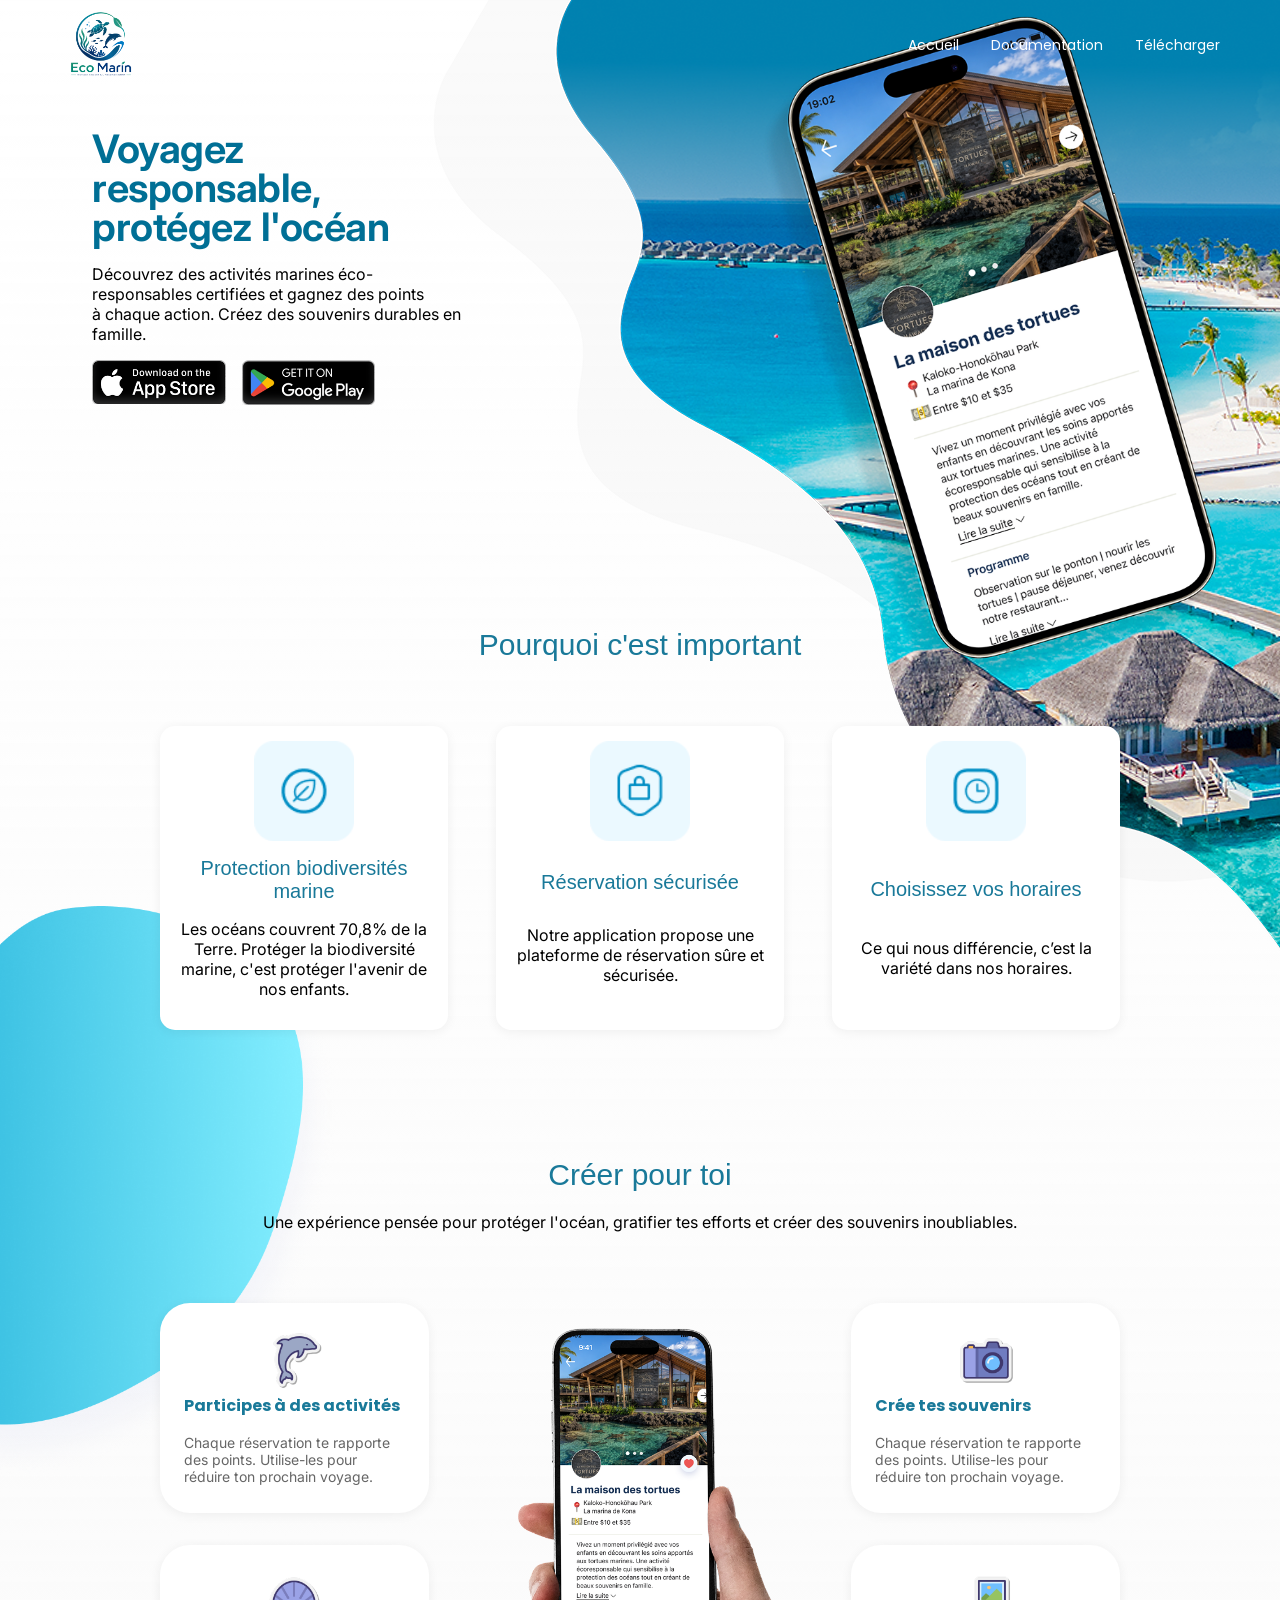
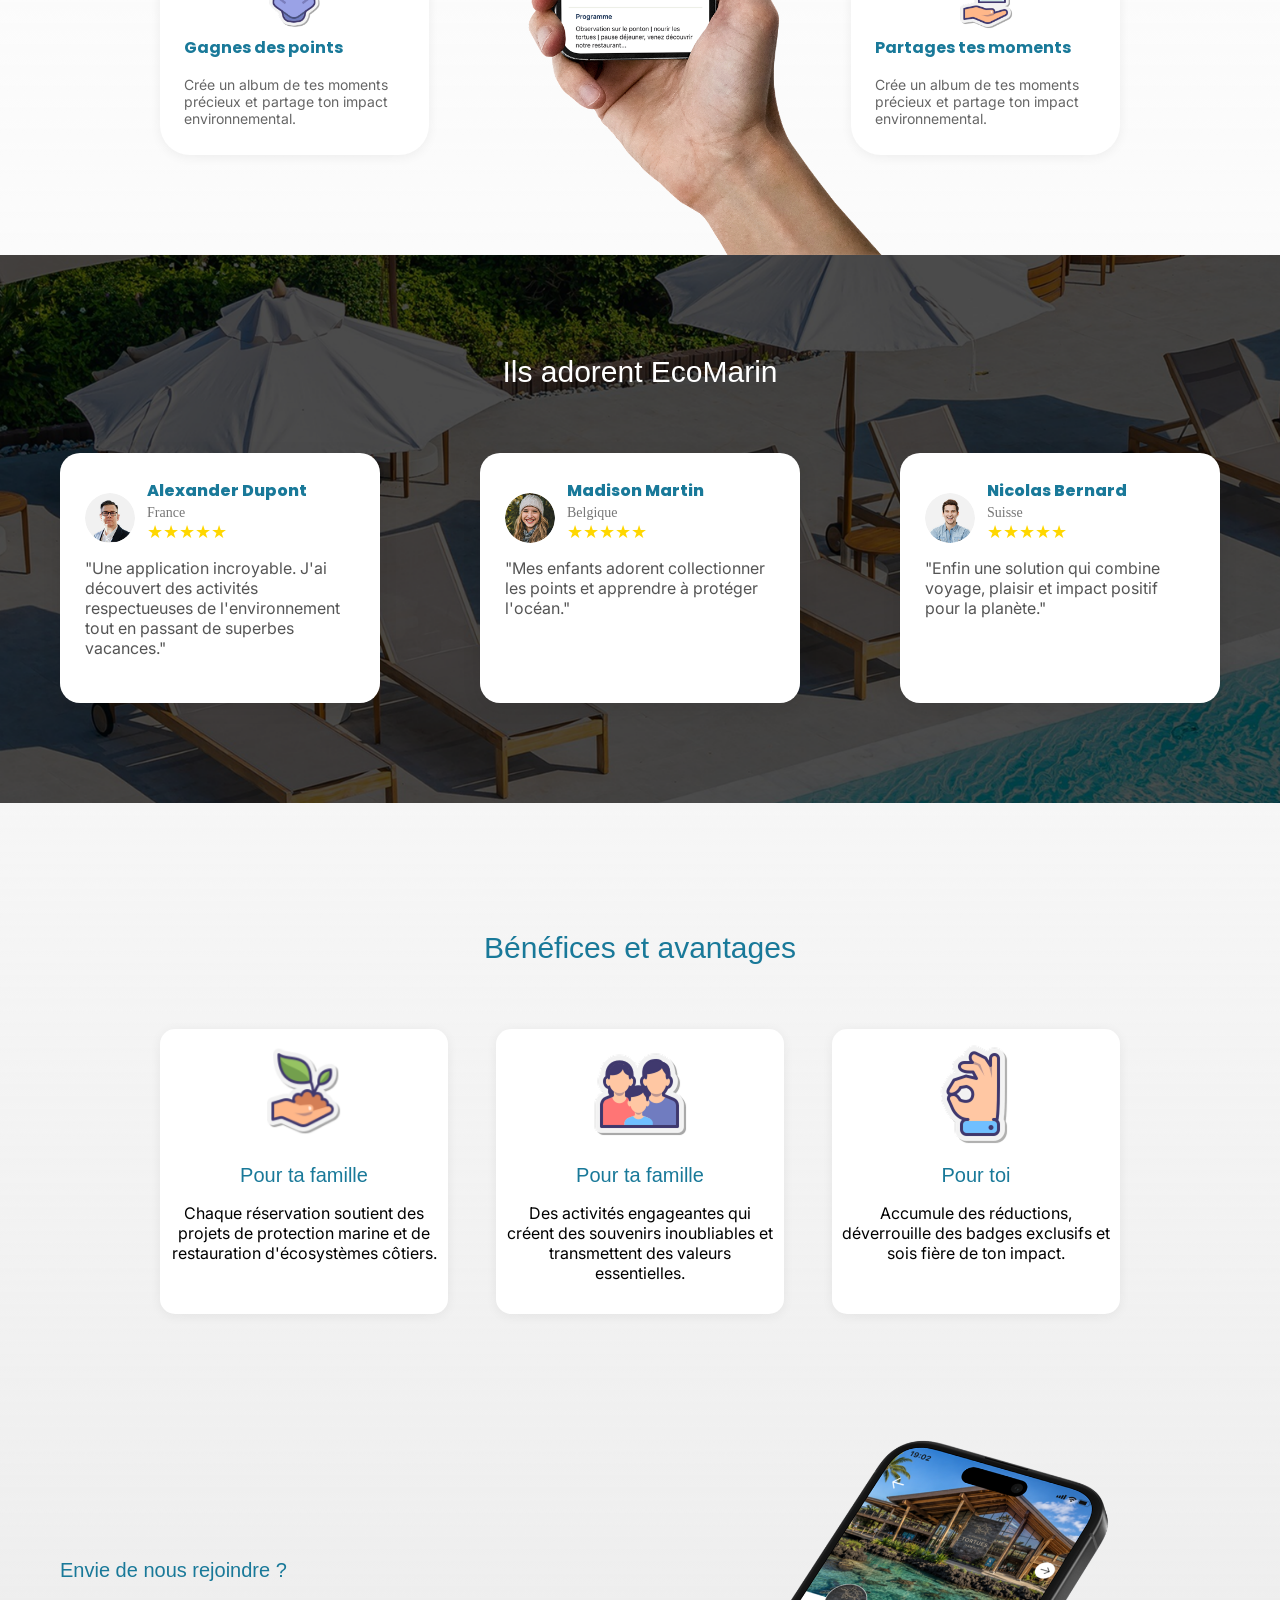
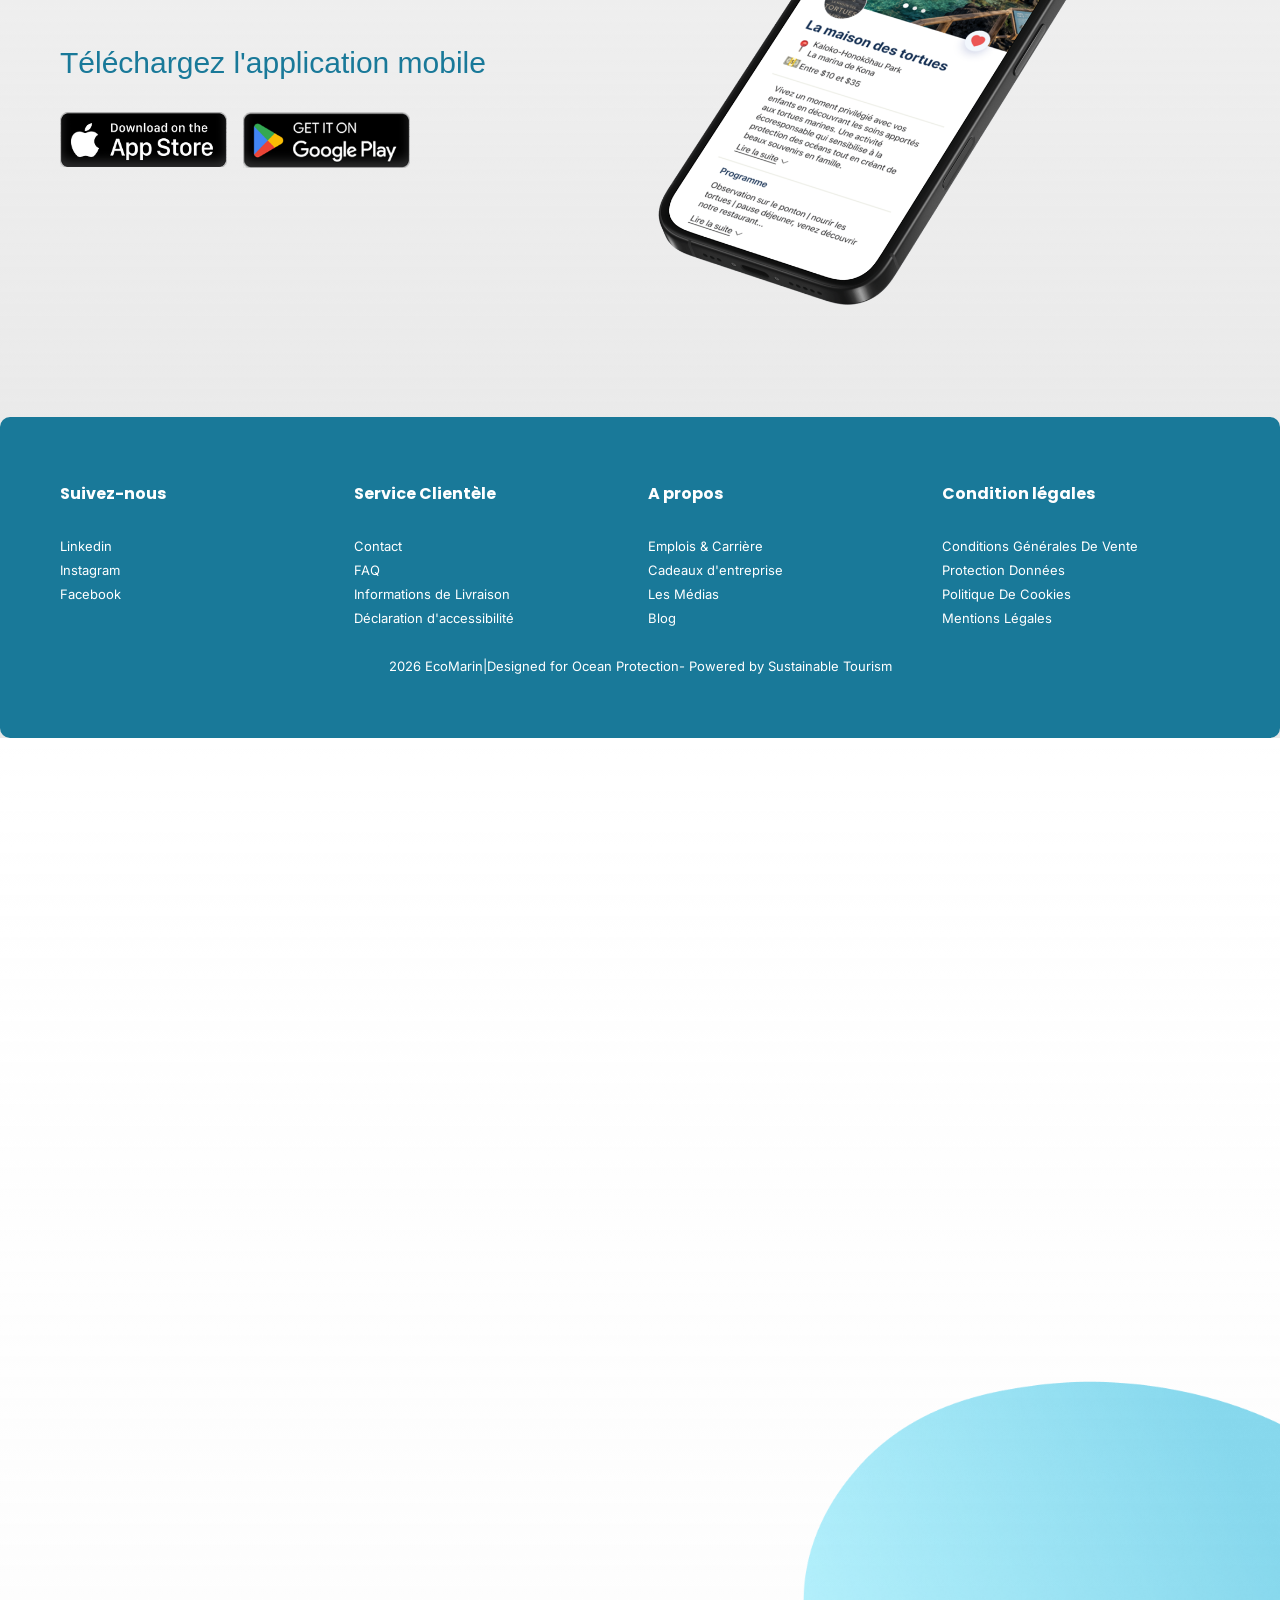
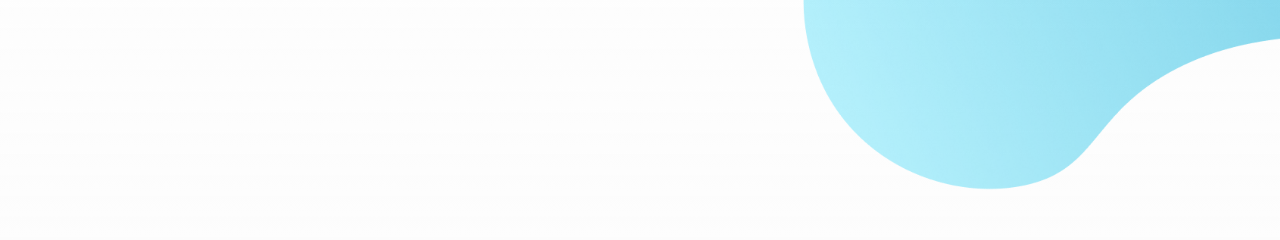
<file: index.html>
<!DOCTYPE html>
<html lang="en">

<head>
    <meta charset="UTF-8">
    <meta name="viewport" content="width=device-width, initial-scale=1.0">
    <title>Ecomarin</title>
    <script src="app.js" defer></script>
    <link rel="stylesheet" href="style.css">
    <link rel="stylesheet" href="doc.html">
</head>

<body class="bg-gradient-pourquoi">


    <!-- header -->
    <header class="">
        <div class="container-1200 align-center flex space-between">
            <img src="assets/logos/logo_eco_marin_colore.png" alt="Eco-Marin">
            <nav class=" flex gap-32 align-center nav-links">
                <a href="index.html" class="navlinks">Accueil</a>
                <a href="doc.html" class="navlinks">Documentation</a>
                <a href="" class="btn-white2 navlinks">Télécharger</a>
            </nav>
        </div>

    </header>

    <!-- section 1 Principale -->
    <section class="hero bg-gradient-hero relative">
        <div class="flex space-between container-1200 ">
            <div class="mt-128 mb-128 w-48 ml-32">
                <h1 class="">Voyagez <br> responsable, <br> protégez l'océan</h1>
                <p class="pt-16 pb-16">Découvrez des activités marines éco-<br>responsables certifiées et gagnez des
                    points<br>à chaque action. Créez des souvenirs durables en <br> famille.</p>

                <!-- store -->
                <div class="mb-32 flex gap-16">
                    <a href="" class="w-24"><img src="./assets/appstrore.png" alt="" class="w-100"></a>
                    <a href="" class="w-24"><img src="./assets/googlestore.png" alt="" class="w-100"></a>
                </div>

            </div>
            <!-- image telephone -->
            <div class="w-40">
                <img src="./assets/iPhone 15 Pro Portrait Mockup (1) 1.png" alt="" class="w-100 transform-y-128">
            </div>
            <img src="./assets/bg-hero-haut-droite.png" class="bg-hero-overlay" alt="">
        </div>
    </section>



    <!-- Section 2  -->

    <section class="pourquoi mt-128 mb-128">
        <div>
            <h2 class="text-center">Pourquoi c'est important</h2>
            <div class="flex space-between mt-64 container-1000">

                <div class="w-30 card-avis flex justify-center">
                    <img src="assets/ImpactEco.png" alt="" class="img-avantage">
                    <h3 class="mt-16 mb-16 text-center">Protection biodiversités marine</h3>
                    <p class="mb-16 text-center">Les océans couvrent 70,8% de la Terre. Protéger la biodiversité marine,
                        c'est protéger l'avenir de nos enfants.</p>
                </div>

                <div class="w-30 card-avis flex justify-center">
                    <img src="assets/Reservation.png" alt="" class="img-avantage">
                    <h3 class="mt-16 mb-16 text-center">Réservation sécurisée</h3>
                    <p class="mb-16 text-center">Notre application propose une plateforme de réservation sûre et
                        sécurisée.</p>
                </div>
                <div class="w-30 card-avis flex justify-center">
                    <img src="assets/Souvenirs.png" alt="" class="img-avantage">
                    <h3 class="mt-16 mb-16 text-center">Choisissez vos horaires</h3>
                    <p class="mb-16 text-center">Ce qui nous différencie, c’est la variété dans nos horaires. </p>
                </div>
            </div>
        </div>

        <!-- Section 3 -->

    </section>

    <section class="container-1000">
        <h2 class="text-center">Créer pour toi</h2>
        <p class="text-center mt-20 typo ">Une expérience pensée pour protéger l'océan, gratifier tes efforts et créer
            des souvenirs inoubliables.</p>
        <div class="fonctionnalitee">

            <div class="w-30-2 card100">

                <div class="card-pourtoi mb-32">
                    <img src="./assets/Dolphin.png" alt="" class="img-pourtoi">
                    <h3>Participes à des activités</h3>
                    <p>Chaque réservation te rapporte des points. Utilise-les pour réduire ton prochain
                        voyage.</p>
                </div>

                <div class="card-pourtoi">
                    <img src="./assets/Shellfish.png" alt="" class="img-pourtoi">
                    <h3>Gagnes des points</h3>
                    <p>Crée un album de tes moments précieux et partage ton impact environnemental.
                    </p>
                </div>

            </div>

            <div class="w-38 img100">
                <img src="./assets/main.png" alt="" class="imagephone">
            </div>

            <div class="w-30-2 card100">

                <div class="card-pourtoi mb-32">
                    <img src="./assets/SLR Camera.png" alt="" class="img-pourtoi">
                    <h3>Crée tes souvenirs</h3>
                    <p>Chaque réservation te rapporte des points. Utilise-les pour réduire ton prochain
                        voyage.</p>
                </div>

                <div class="card-pourtoi">
                    <img src="./assets/Moment Sharing.png" alt="" class="img-pourtoi">
                    <h3>Partages tes moments</h3>
                    <p>Crée un album de tes moments précieux et partage ton impact environnemental.
                    </p>
                </div>

            </div>

        </div>
    </section>

    <!-- Section 4 Comm -->
    <section class="section-avis bg-image-avis mb-128 avis ">
        <h2 class="text-center">Ils adorent EcoMarin</h2>

        <div class="flex space-between mt-64 container-1200">

            <div class="carte-avis w-30">
                <div class="auteur">
                    <img src="assets/Alexander.png" alt="Photo profil">
                    <div>
                        <h4>Alexander Dupont</h4>
                        <span>France</span>
                        <div class="etoiles">★★★★★</div>
                    </div>
                </div>


                <p>
                    "Une application incroyable. J'ai découvert des activités
                    respectueuses de l'environnement tout en passant de superbes vacances."
                </p>


            </div>

            <div class="carte-avis w-30">
                <div class="auteur">
                    <img src="assets/Madison.png" alt="Photo profil">
                    <div>
                        <h4>Madison Martin</h4>
                        <span>Belgique</span>
                        <div class="etoiles">★★★★★</div>
                    </div>
                </div>


                <p>
                    "Mes enfants adorent collectionner les points et apprendre
                    à protéger l'océan."
                </p>


            </div>

            <div class="carte-avis w-30">
                <div class="auteur">
                    <img src="assets/Nicolas.png" alt="Photo profil">
                    <div>
                        <h4>Nicolas Bernard</h4>
                        <span>Suisse</span>
                        <div class="etoiles">★★★★★</div>
                    </div>
                </div>


                <p>
                    "Enfin une solution qui combine voyage, plaisir et impact
                    positif pour la planète."
                </p>


            </div>

        </div>
    </section>

    <!-- section 5 -->
    <section>

        <h2 class="text-center">Bénéfices et avantages</h2>

            <div class="flex mt-64 mb-32 container-1000 space-between">

                <div class="w-30 card-avis ">
                    <img class="img-avantage" src="assets/Environnement.png">
                    <h3 class="text-center mt-16 mb-16">Pour ta famille</h3>
                    <p class="mb-16">Chaque réservation soutient des projets de protection marine et de restauration
                        d'écosystèmes côtiers.</p>
                </div>

                <div class="w-30 card-avis">
                    <img class="img-avantage" src="assets/Family.png">
                    <h3 class="text-center mt-16 mb-16">Pour ta famille</h3>
                    <p class="mb-16">Des activités engageantes qui créent des souvenirs inoubliables et transmettent des
                        valeurs
                        essentielles.
                    </p>
                </div>

                <div class="w-30 card-avis">
                    <img class="img-avantage" src="assets/Ok Hand.png">
                    <h3 class="text-center mt-16 mb-16">Pour toi</h3>
                    <p class="mb-16">Accumule des réductions, déverrouille des badges exclusifs et sois fière de ton
                        impact.</p>

                </div>

            </div>
            
    </section>

    <!-- section 6 -->
    <section class="container-1200">

        <div class="flex align-center">
            <div class="w-48">
                <h3 class="mb-64">Envie de nous rejoindre ?</h3>
                <h2 class="mb-32">Téléchargez l'application mobile</h2>
                <!-- store -->
                <div class="mb-32 flex gap-16">
                    <a href="" class="w-30"><img src="./assets/appstrore.png" alt="" class="w-100"></a>
                    <a href="" class="w-30"><img src="./assets/googlestore.png" alt="" class="w-100"></a>
                </div>
            </div>

            <img src="assets/iPhone 17.png" alt="" class="w-48">

        </div>
    </section>

    <!-- footer -->
    <footer class="bg-bleu-ciel color-white pt-64 pb-64">
        <div class="flex space-between container-1200">
            <div class="w-24">
                <h4 class="mb-32">Suivez-nous</h4>
                <nav class="flex colonne gap-8">
                    <a href="" class="color-white">Linkedin</a>
                    <a href="" class="color-white">Instagram</a>
                    <a href="" class="color-white">Facebook</a>
                </nav>
            </div>
            <div class="w-24">
                <h4 class="mb-32">Service Clientèle</h4>
                <nav class="flex colonne gap-8">
                    <a href="" class="color-white">Contact</a>
                    <a href="" class="color-white">FAQ</a>
                    <a href="" class="color-white">Informations de Livraison</a>
                    <a href="" class="color-white">Déclaration d'accessibilité</a>
                </nav>
            </div>
            <div class="w-24">
                <h4 class="mb-32">A propos</h4>
                <nav class="flex colonne gap-8">
                    <a href="" class="color-white">Emplois & Carrière</a>
                    <a href="" class="color-white">Cadeaux d'entreprise</a>
                    <a href="" class="color-white">Les Médias </a>
                    <a href="" class="color-white">Blog</a>
                </nav>
            </div>
            <div class="w-24">
                <h4 class="mb-32">Condition légales</h4>
                <nav class="flex colonne gap-8">
                    <a href="" class="color-white">Conditions Générales De Vente</a>
                    <a href="" class="color-white">Protection Données</a>
                    <a href="" class="color-white">Politique De Cookies</a>
                    <a href="" class="color-white">Mentions Légales</a>
                </nav>
            </div>
        </div>
        <p class="text-center mt-32">2026 EcoMarin|Designed for Ocean Protection- Powered by Sustainable Tourism</p>
    </footer>

    <!-- bulle gauche -->
    <img class="bulle-haute-gauche" src="./assets/bulle-haut-gauche (2).png" alt="">
    <img class="bulle-basse-droite" src="./assets/bulle-droite.png" alt="">

</body>

</html>
</file>
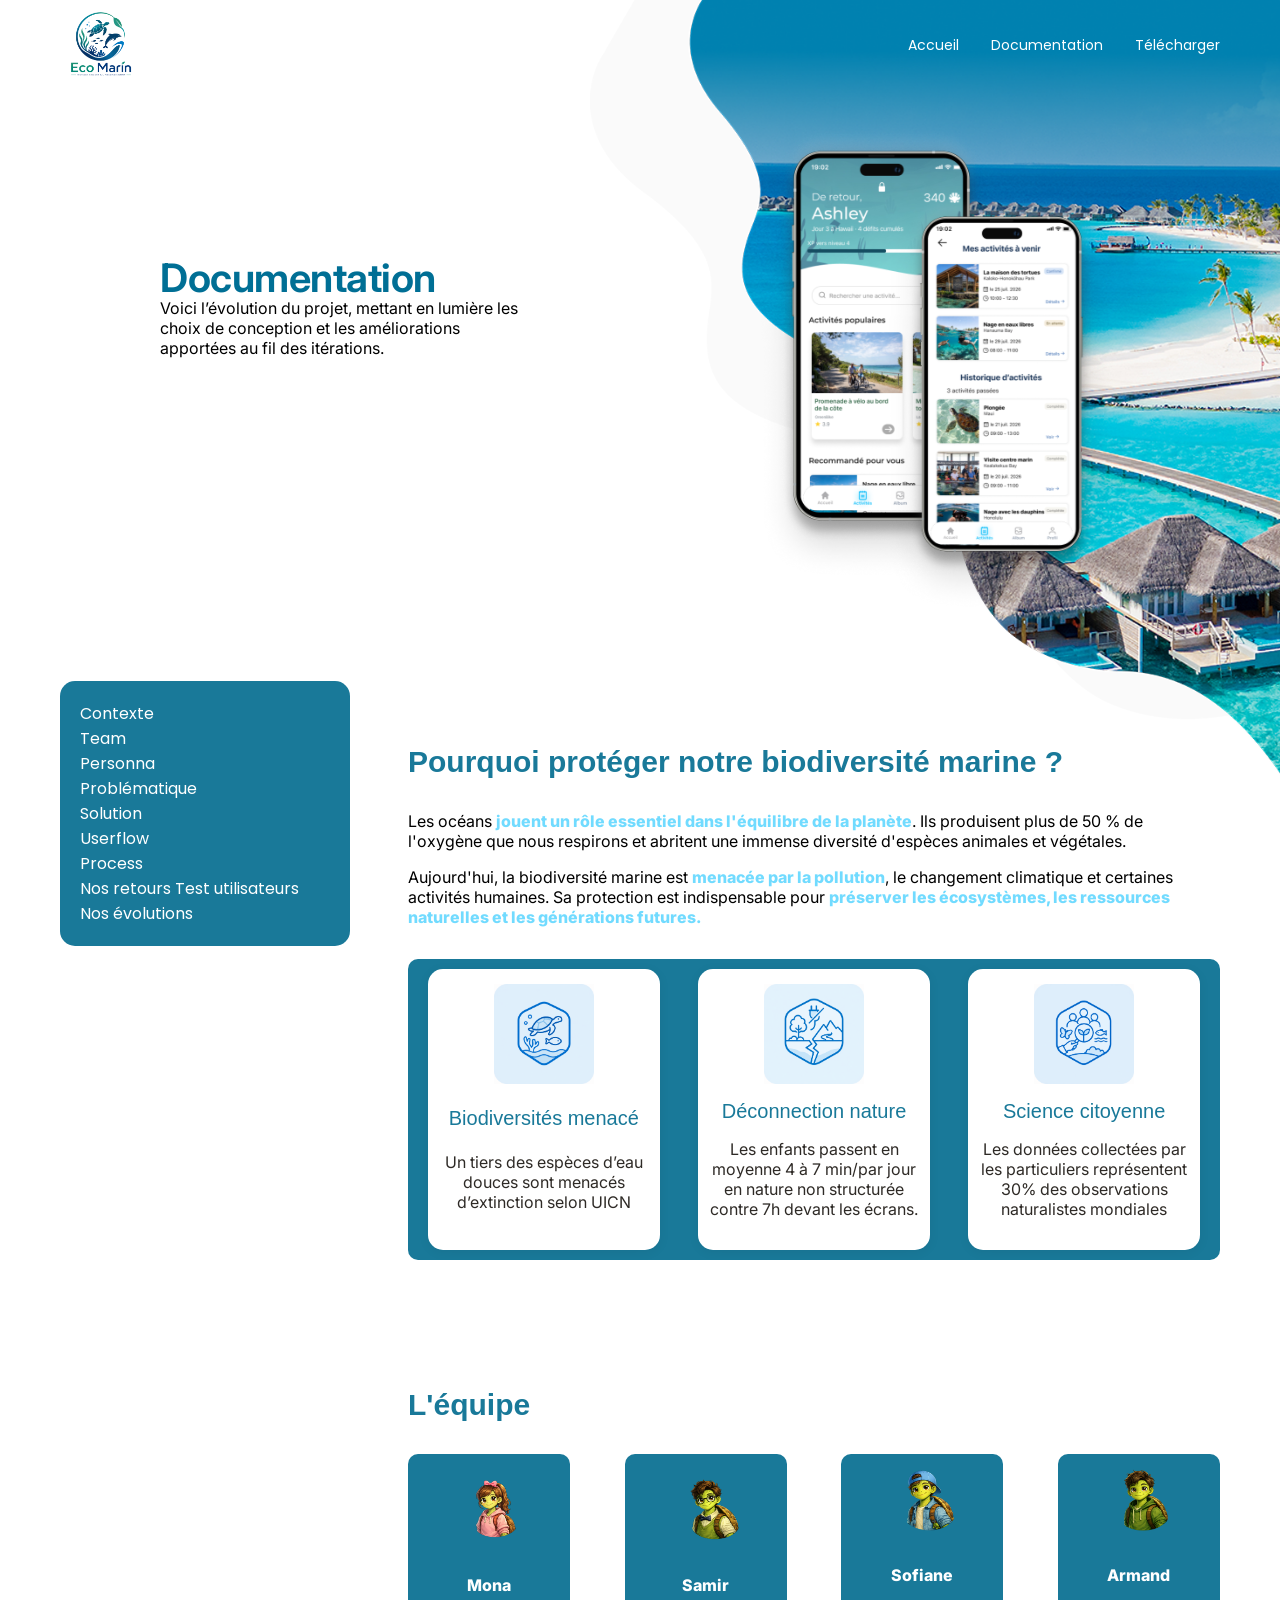
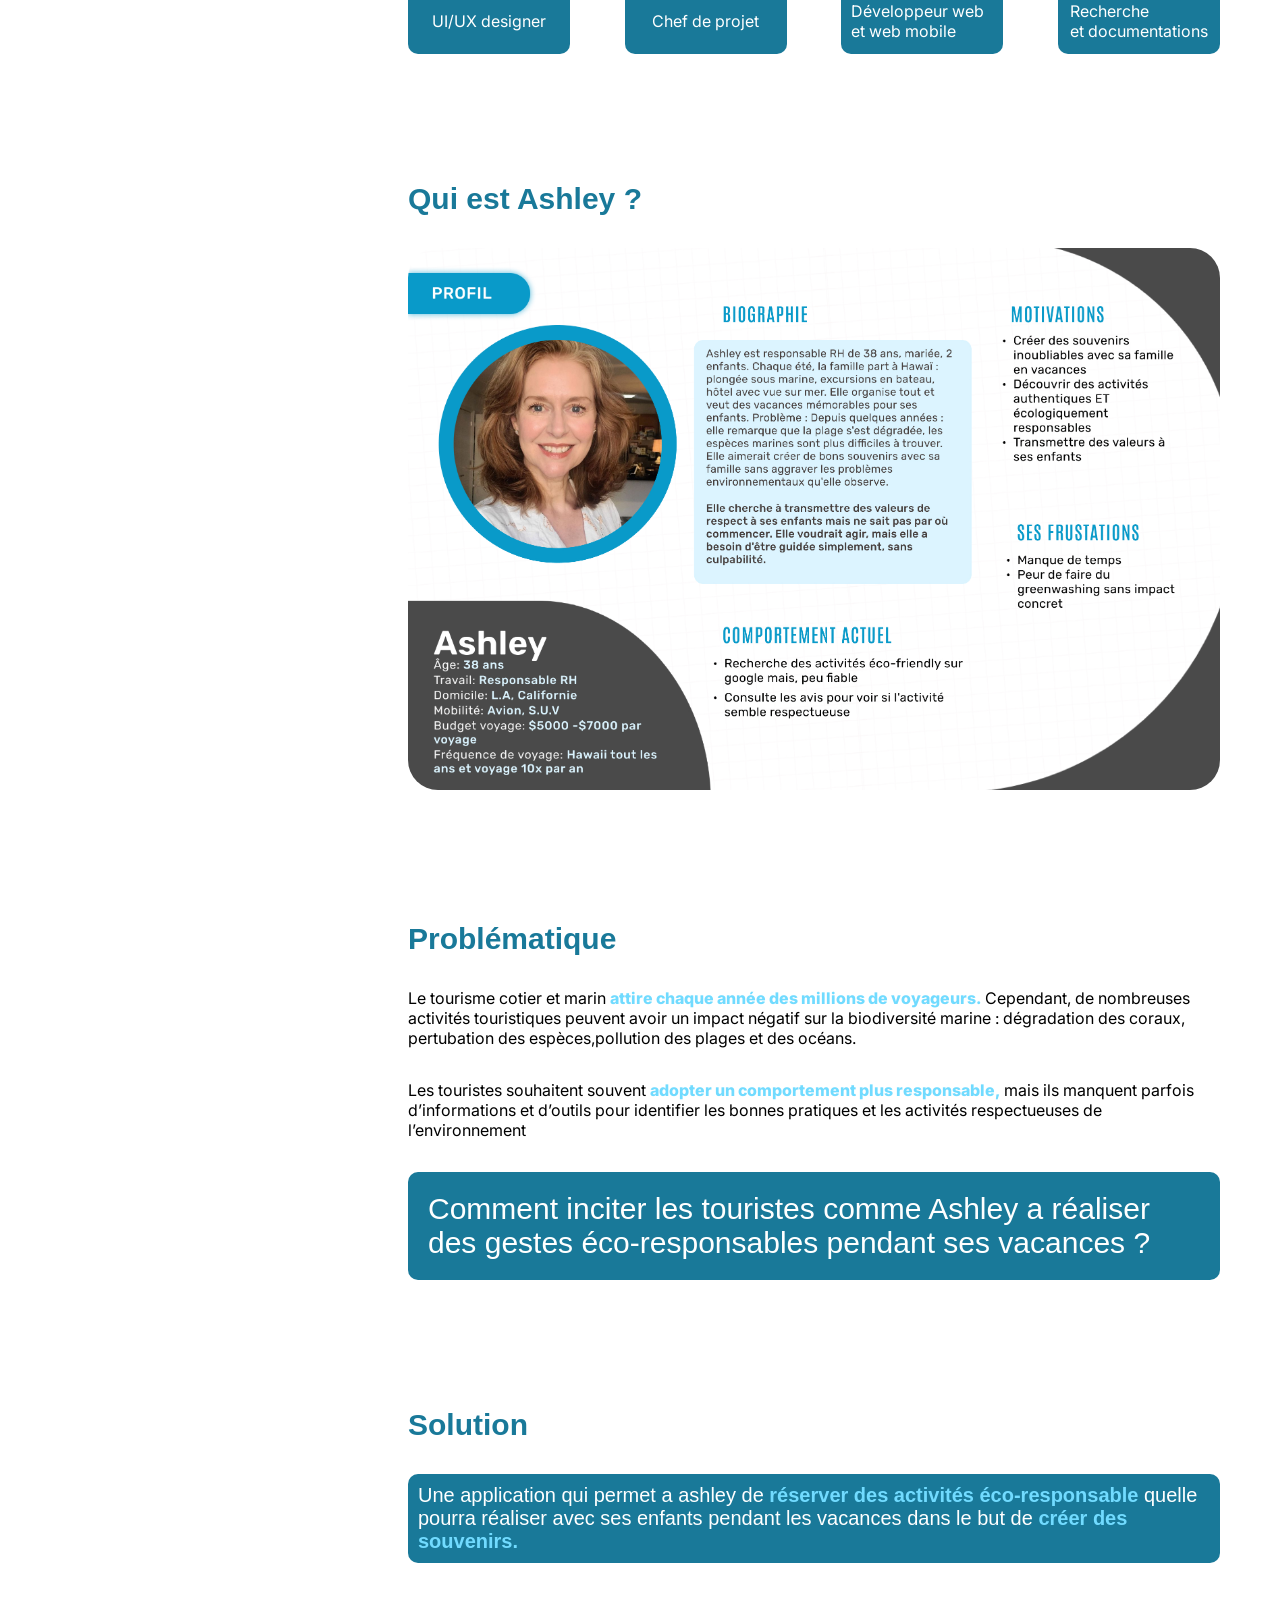
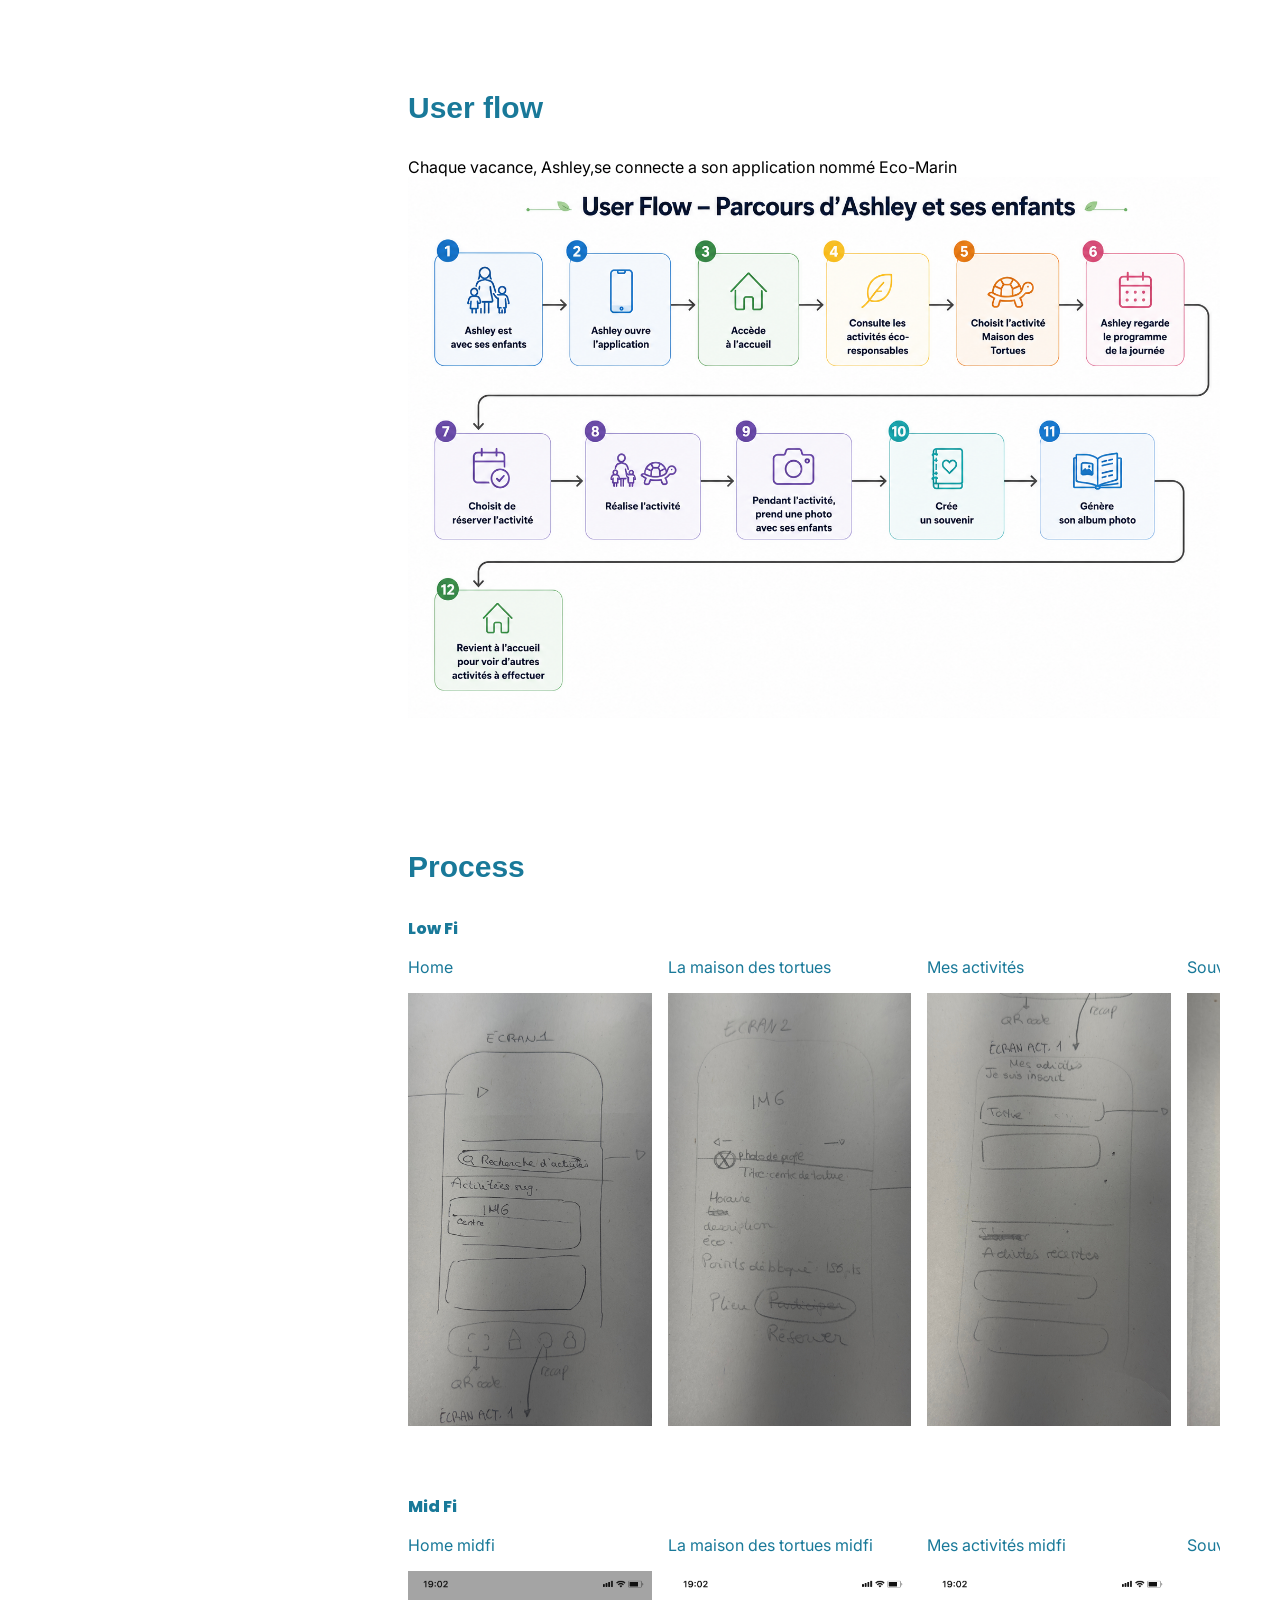
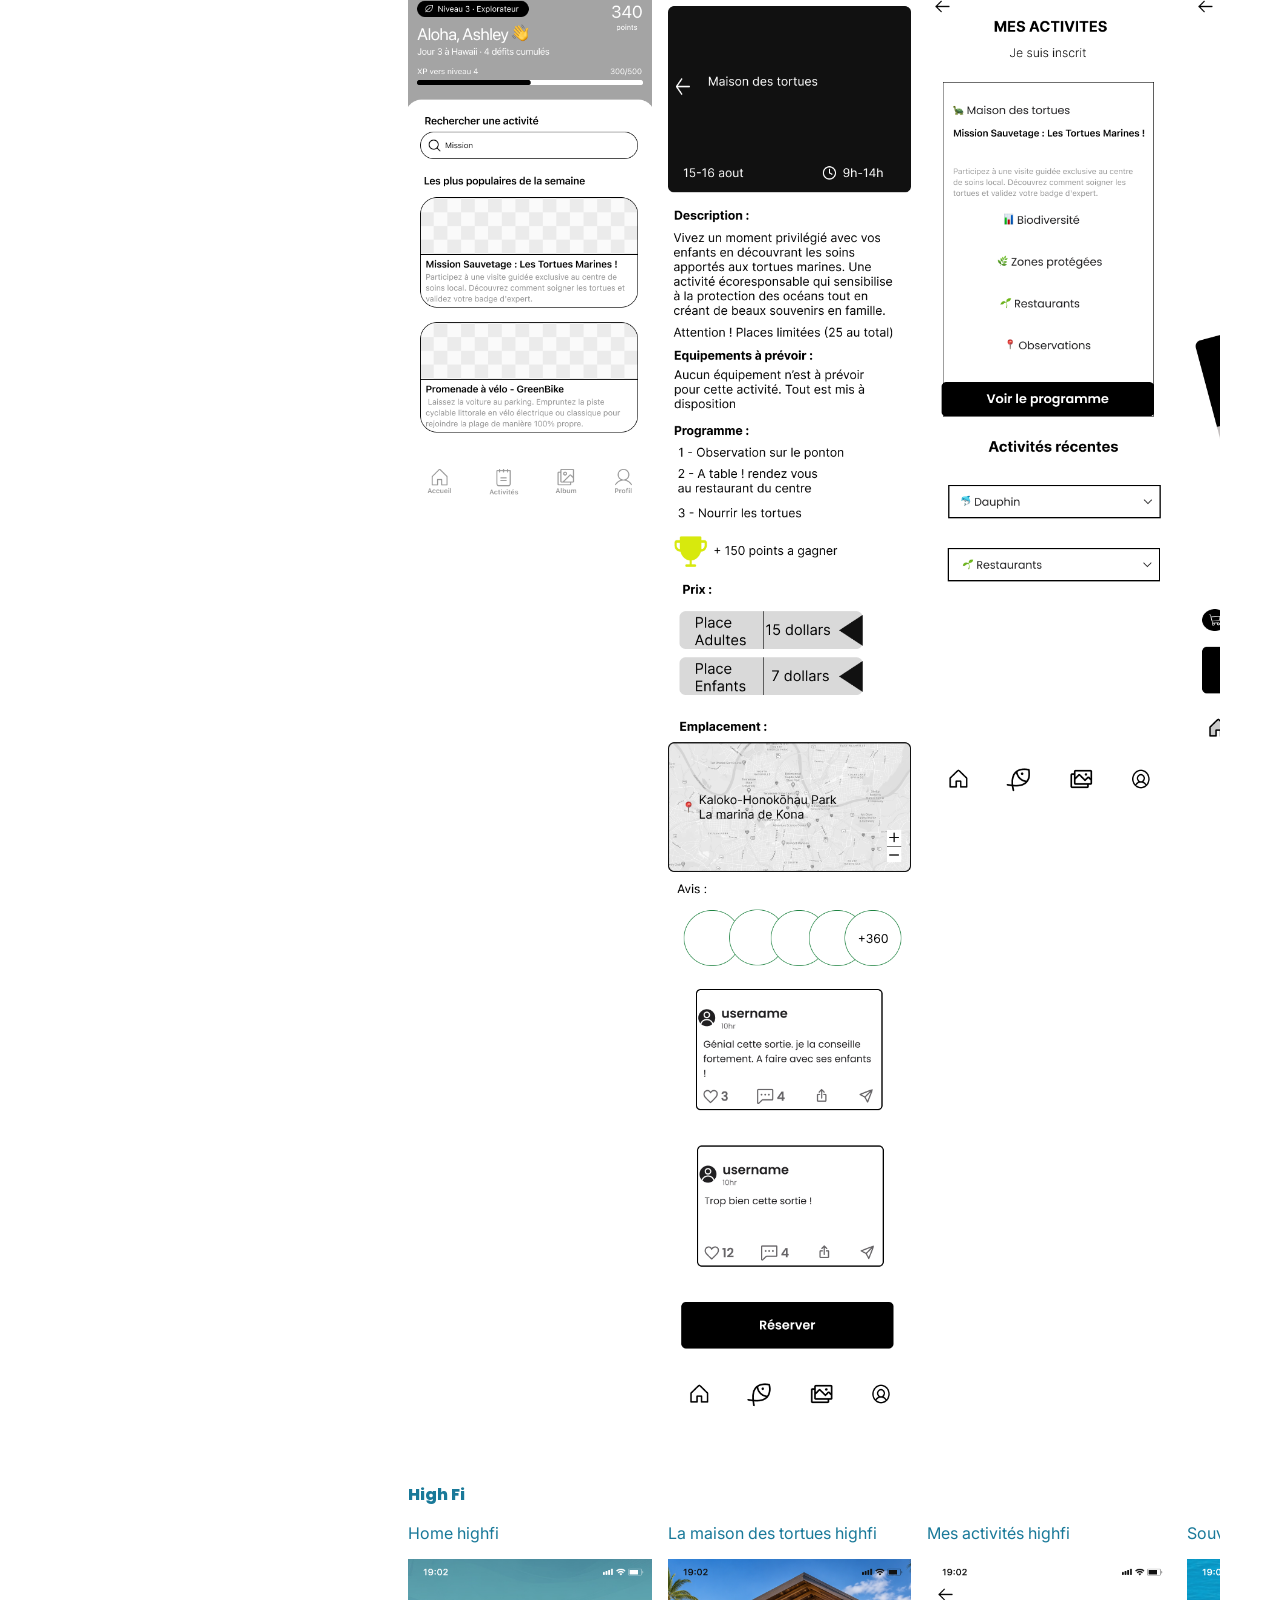
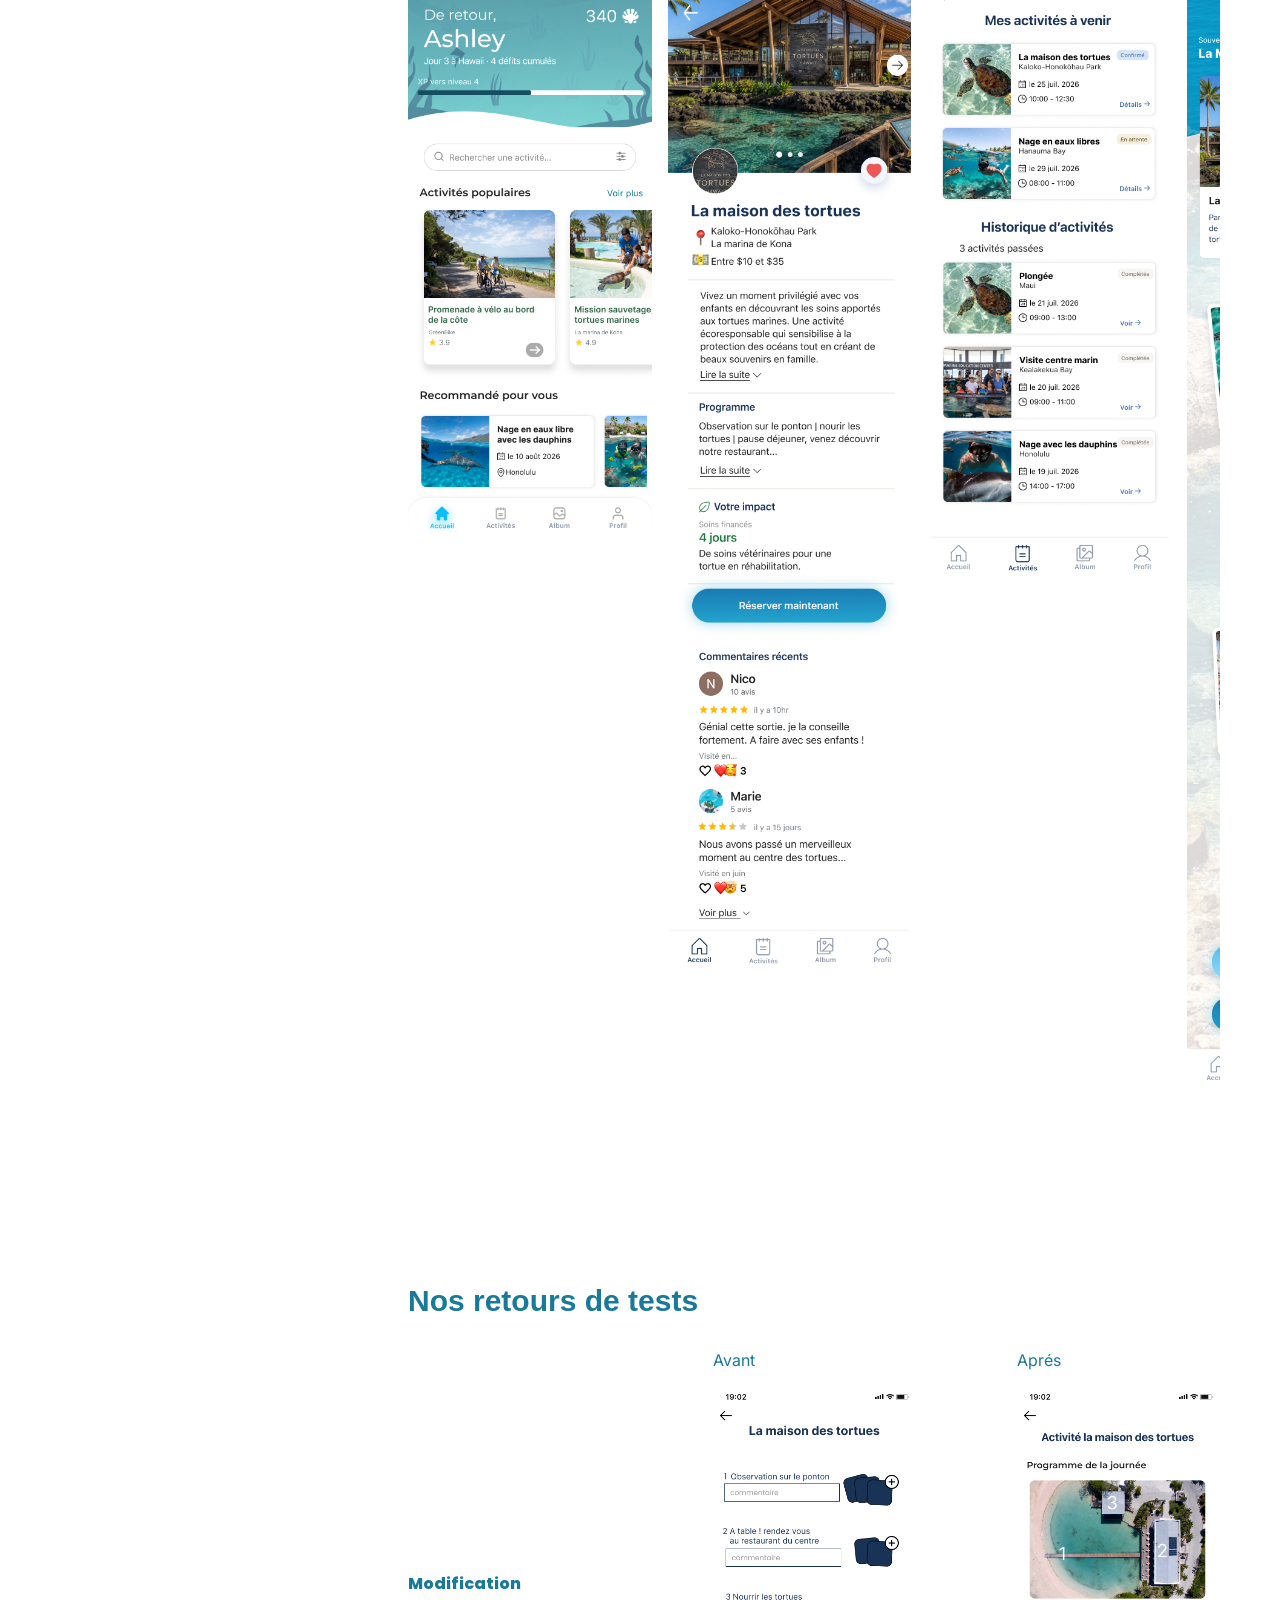
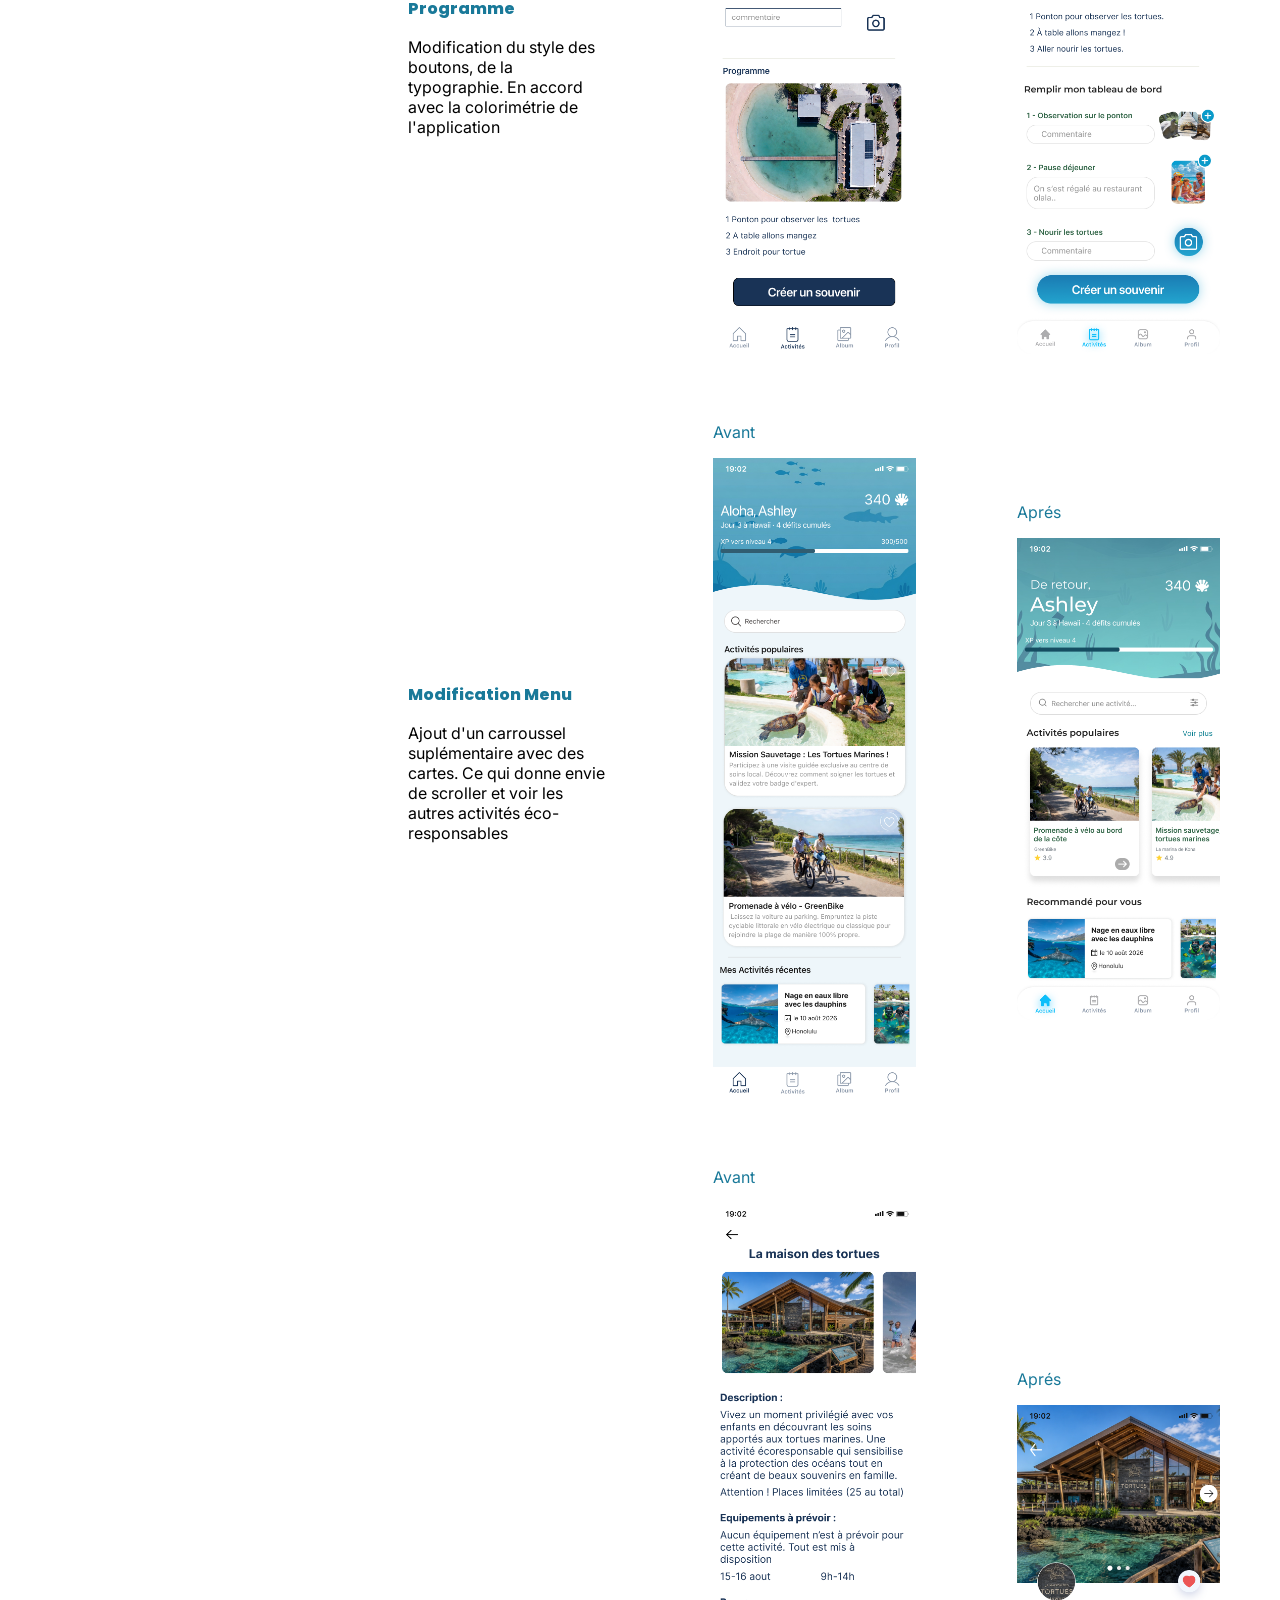
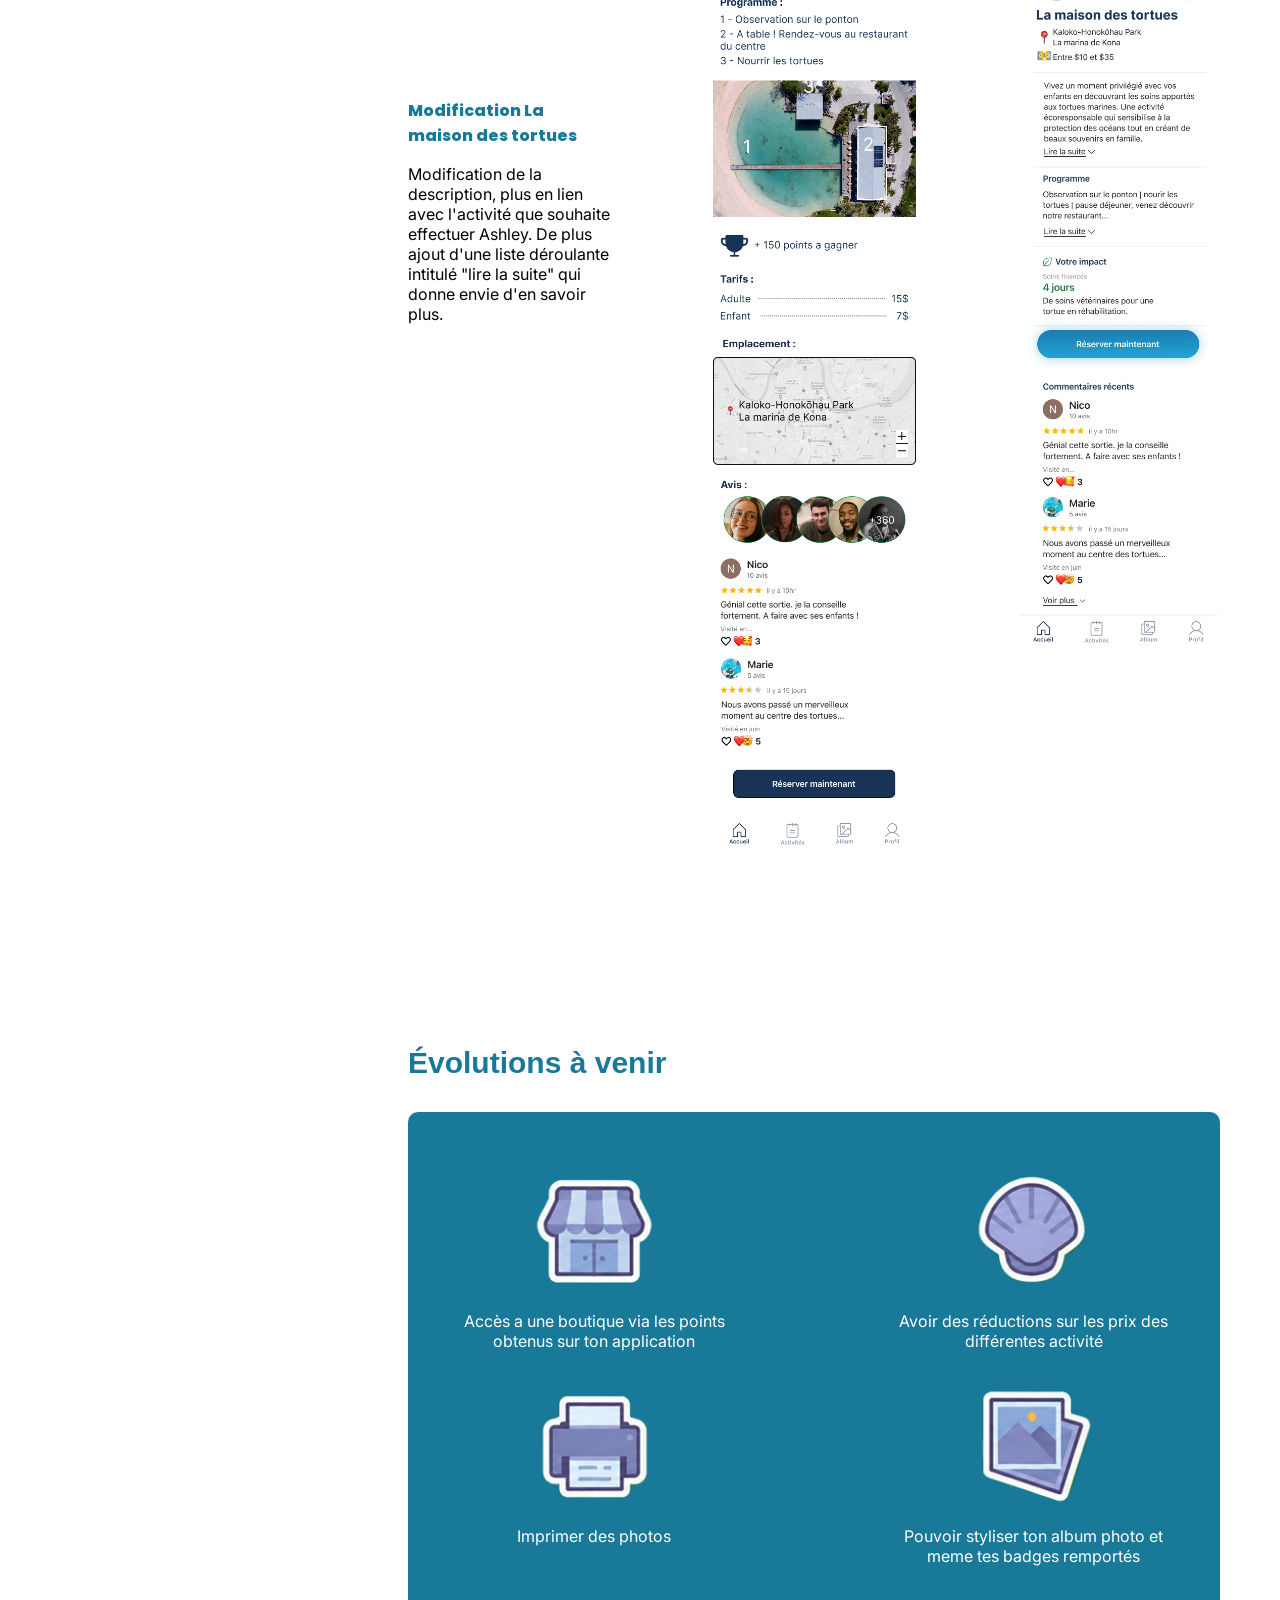
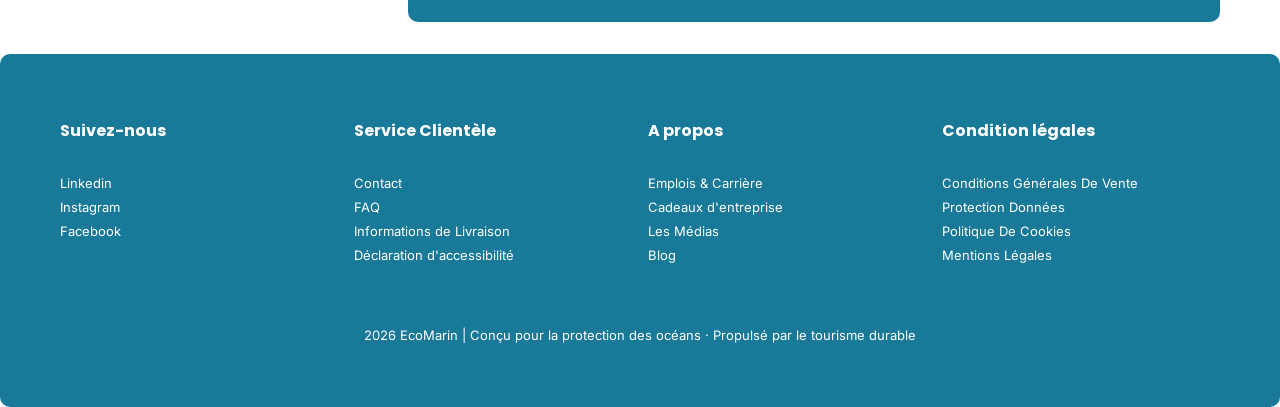
<file: doc.html>
<!DOCTYPE html>
<html lang="en">

<head>
    <meta charset="UTF-8">
    <meta name="viewport" content="width=device-width, initial-scale=1.0">
    <title>Documentation Ecomarin</title>
    <script src="app.js" defer></script>
    <link rel="stylesheet" href="style.css">
    <link rel="stylesheet" href="index.html">

</head>

<body class="">
    <!-- header -->
    <header class="">
        <div class="container-1200 align-center flex space-between">
            <img src="assets/logos/logo_eco_marin_colore.png" alt="Eco-Marin" width="5%">
            <nav class="flex gap-32 align-center nav-links">
                <a class="color-white" href="index.html">Accueil</a>
                <a class="color-white" href="doc.html">Documentation</a>
                <a class="btn-white2 navlinks" href="">Télécharger</a>
            </nav>
        </div>

    </header>

    <!-- hero doc -->
    <section class="section-hero">
        <img class="bg-hero-overlay2" src="./assets/bg-hero-haut-droite.png"   alt="" width="">
        <div class="container-1000 flex space-between align-center">

            <!-- div gauche -->
            <div class="w-38 ">
                <h1 class="gradient-text">Documentation</h1>

                <p>Voici l’évolution du projet, mettant en lumière les choix de conception et les améliorations
                    apportées au fil des itérations.</p>
            </div>

            <!-- div droite -->
            <div class="w-38">
                <img src="assets/Frame 7 10.svg" alt="" class="w-100 class mt-128">
            </div>


        </div>


    </section>

    <div class="flex container-1200 space-between">
        <!-- SOMMAIRE -->
        <div class="w-25 mt-64 mb-32">
            <nav class="pos-sticky card-sommaire sommaire">
                <a href="#contexte">Contexte</a>
                <a href="#team">Team</a>
                <a href="#persona">Personna</a>
                <a href="#problematique">Problématique</a>
                <a href="#solution">Solution</a>
                <a href="#userflow">Userflow</a>
                <a href="#process">Process </a>
                <a href="#nosretours">Nos retours Test utilisateurs</a>
                <a href="#evolutions">Nos évolutions</a>

            </nav>
        </div>

        <!-- CONTENU PAGE -->
        <div class="w-70">

            <!-- section pourquoi proteger les oceans  -->
            <section class="pt-128" id="contexte">

                <h2 class="mb-32 bold color-blue">Pourquoi protéger notre biodiversité marine ?</h2>

                <p>Les océans <span class="span-bleu">jouent un rôle essentiel dans l'équilibre de la planète</span>.
                    Ils
                    produisent plus de 50 % de l'oxygène que nous respirons et abritent une immense diversité d'espèces
                    animales
                    et végétales.</p>


                <p class="mt-16">Aujourd'hui, la biodiversité marine est <span class="span-bleu">menacée par la
                        pollution</span>, le changement climatique et certaines activités humaines. Sa protection est
                    indispensable pour <span class="span-bleu">préserver les écosystèmes, les ressources naturelles et
                        les
                        générations futures.</span>
                </p>


                <div class="flex space-between mt-32 container-1000 color-black bg-bleu-ciel">

                    <div class="w-30 card-avis flex justify-center">
                        <img src="assets/biodiversite_menacee.png" alt="" class="img-avantage">
                        <h3 class="mt-16 mb-16 text-center">Biodiversités menacé</h3>
                        <p class="mb-16 text-center">Un tiers des espèces d’eau douces sont menacés d’extinction selon
                            UICN
                        </p>
                    </div>

                    <div class="w-30 card-avis flex justify-center color-black">
                        <img src="assets/deconnexion_nature.png" alt="" class="img-avantage">
                        <h3 class="mt-16 mb-16 text-center">Déconnection nature</h3>
                        <p class="mb-16 text-center">Les enfants passent en moyenne 4 à 7 min/par jour en nature non
                            structurée
                            contre 7h
                            devant
                            les écrans.
                        </p>
                    </div>
                    <div class="w-30 card-avis flex justify-center color-black">
                        <img src="assets/science_citoyenne.png" alt="" class="img-avantage">
                        <h3 class="mt-16 mb-16 text-center">Science citoyenne</h3>
                        <p class="mb-16 text-center">Les données collectées par les particuliers représentent 30% des
                            observations
                            naturalistes
                            mondiales</p>
                    </div>
                </div>

            </section>
            <!-- Team -->
            <section class="pt-128 mb-64" id="team">
                <h2 class="mb-32 bold color-blue">L'équipe</h2>

                <div class="flex space-between">

                    <!-- Mona -->
                    <div class="bg-bleu-ciel w-20 colonne flex align-center carte-equipe justify-center">
                        <img src="assets/profil_tortue_fille.png" alt="" class="w-70 img-equipe mb-32">
                        <p class="color-white bold mb-16">Mona</p>
                        <p class="color-white">UI/UX designer</p>
                    </div>

                    <!-- Samir -->
                    <div class="bg-bleu-ciel w-20 colonne flex align-center carte-equipe justify-center">
                        <img src="assets/profil_tortue_intellectuel.png" alt="" class="w-70 img-equipe mb-32">
                        <p class="color-white bold mb-16">Samir</p>
                        <p class="color-white">Chef de projet</p>
                    </div>

                    <!-- Sofiane -->
                    <div class="bg-bleu-ciel w-20 colonne flex align-center carte-equipe justify-center">
                        <img src="assets/profil_tortue_casquette.png" alt="" class="w-70 img-equipe mb-32">
                        <p class="color-white bold mb-16">Sofiane</p>
                        <p class="color-white">Développeur web et web mobile</p>
                    </div>

                    <!-- Armand -->
                    <div class="bg-bleu-ciel w-20 colonne flex align-center carte-equipe justify-center">
                        <img src="assets/profil_tortue1.png" alt="" class="w-70 img-equipe mb-32">
                        <p class="color-white bold mb-16">Armand</p>
                        <p class="color-white">Recherche<br>et documentations</p>
                    </div>
                </div>


            </section>
            <!-- Persona -->
            <section class="pt-64" id="persona">

                <h2 class="mb-32 bold color-blue">Qui est Ashley ?</h2>

                <img src="assets/persona.jpg" alt="" class="w-100 img-border">


            </section>

            <!-- Problématique -->

            <section class="pt-128" id="problematique">
                <h2 class="mb-32 bold color-blue">Problématique</h2>

                <p class="mt-32">Le tourisme cotier et marin <span class="span-bleu">attire chaque année des millions de
                        voyageurs.</span> Cependant, de
                    nombreuses activités
                    touristiques peuvent avoir un impact négatif sur la biodiversité marine : dégradation des coraux,
                    pertubation des espèces,pollution des plages et des océans. </p>

                <p class="mt-32">Les touristes souhaitent souvent <span class="span-bleu">adopter un comportement plus
                        responsable,</span> mais ils
                    manquent parfois
                    d’informations et d’outils pour identifier les bonnes pratiques et les activités respectueuses de
                    l’environnement</p>

                <div class="bg-bleu-solution p-20 mt-32">
                    <h2 class="color-white">Comment inciter les touristes comme Ashley a réaliser des gestes
                        éco-responsables pendant ses vacances ?
                        </h4>
                    </h2>
                </div>
            </section>
            <!-- solution -->
            <section class="pt-128" id="solution">

                <h2 class="mb-32 bold color-blue">Solution</h2>

                <div class="bg-bleu-solution">
                    <h3 class="color-white">Une application qui permet a ashley de <span class="span-bleu">réserver des
                            activités éco-responsable</span> quelle pourra réaliser avec ses enfants pendant les
                        vacances dans le but de <span class="span-bleu">créer des souvenirs.</span> </h3>

                </div>

            </section>
            <!-- userflow -->
            <section class=" pt-128" id="userflow">
                <h2 class="mb-32 bold color-blue">User flow</h2>

                <p>Chaque vacance, Ashley,se connecte a son application nommé Eco-Marin
                </p>

                <!-- img userflow serpent -->
                <img src="assets/user_flow_V2.png" alt="" class="w-100">

            </section>




            <!-- Process -->
            <section class=" pt-128" id="process">
                <h2 class="mb-32 bold color-blue">Process</h2>


                <!-- LOW FI -->
                <div class="mb-64">
                    <h4 class="color-blue mb-16">Low Fi</h4>

                    <!-- boite scrollable -->
                    <div class="container-scroll  gap-16">

                        <!-- img + legend -->
                        <div class="img-scroll-horizontal">
                            <p class="color-blue">Home</p>
                            <img src="assets/wireframe/wireframe_home.png" alt="" class="w-100 mt-16"></img>
                        </div>

                        <!-- img + legend -->
                        <div class="img-scroll-horizontal">
                            <p class="color-blue">La maison des tortues</p>
                            <img src="assets/wireframe/wireframe_la_maison_des_tortues.png" alt=""
                                class="w-100 mt-16"></img>
                        </div>

                        <!-- img + legend -->
                        <div class="img-scroll-horizontal">
                            <p class="color-blue">Mes activités</p>
                            <img src="assets/wireframe/wireframe_mes-activites.png" alt="" class="w-100 mt-16"></img>
                        </div>

                        <!-- img + legend -->
                        <div class="img-scroll-horizontal">
                            <p class="color-blue">Souvenir</p>
                            <img src="assets/wireframe/wireframe_souvenir.png" alt="" class="w-100 mt-16"></img>
                        </div>
                    </div>
                </div>

                <!-- MID FI -->
                <div class="mb-64">
                    <h4 class="color-blue mb-16">Mid Fi </h4>

                    <!-- boite scrollable -->
                    <div class="container-scroll  gap-16">

                        
                        <div class="img-scroll-horizontal">
                            <p class="color-blue">Home midfi</p>
                            <img src="assets/midfi/midfi_home.png" alt="" class="w-100 mt-16"></img>
                        </div>

                        
                        <div class="img-scroll-horizontal">
                            <p class="color-blue">La maison des tortues midfi</p>
                            <img src="assets/midfi/midfi_la_maison_des_tortues.png" alt="" class="w-100 mt-16"></img>
                        </div>

                        
                        <div class="img-scroll-horizontal">
                            <p class="color-blue">Mes activités midfi</p>
                            <img src="assets/midfi/midfi_mes_activites.png" alt="" class="w-100 mt-16"></img>
                        </div>

                        
                        <div class="img-scroll-horizontal">
                            <p class="color-blue">Souvenir midfi</p>
                            <img src="assets/midfi/midfi_souvenir.png" alt="" class="w-100 mt-16"></img>
                        </div>

                    </div>
                
                </div>

                <!-- HIGH FI -->
                <div class="mb-64">
                    <h4 class="color-blue mb-16">High Fi </h4>

                    <!-- boite scrollable -->
                    <div class="container-scroll  gap-16">

                        
                        <div class="img-scroll-horizontal">
                            <p class="color-blue">Home highfi</p>
                            <img src="assets/highfi/HOME.png" alt="" class="w-100 mt-16"></img>
                        </div>

                        
                        <div class="img-scroll-horizontal">
                            <p class="color-blue">La maison des tortues highfi</p>
                            <img src="assets/highfi/La maison des tortues.png" alt="" class="w-100 mt-16"></img>
                        </div>

                        
                        <div class="img-scroll-horizontal">
                            <p class="color-blue">Mes activités highfi</p>
                            <img src="assets/highfi/mes_activites.png" alt="" class="w-100 mt-16"></img>
                        </div>

                        
                        <div class="img-scroll-horizontal">
                            <p class="color-blue">Souvenir highfi</p>
                            <img src="assets/highfi/souvenir.png" alt="" class="w-100 mt-16"></img>
                        </div>
                    </div>  
                </div>
 
          

            </section>

            <!-- Nos retours tests Utilisateurs -->
            <section class=" pt-128" id="nosretours">

                <h2 class="mb-32 bold color-blue">Nos retours de tests</h2>

                <!-- retour 1  -->
                <div class="flex space-between mb-64 align-center">
                    <div class="w-25">

                        <h4 class="mb-16 color-blue">Modification Programme</h4>
                        <p>Modification du style des boutons, de la typographie. En accord avec la colorimétrie de
                            l'application</p>
                    </div>

                    <div class="w-25">
                        <p class="color-blue mb-16">Avant</p>
                        <img src="assets/highfi_v1_programme (1).png" alt="" class="w-100">

                    </div>
                    <div class="w-25">
                        <p class="color-blue mb-16">Aprés</p>
                        <img src="assets/higfi_tableau_de_bord.png" alt="" class="w-100">
                    </div>

                </div>

                <!-- retour 2  -->
                <div class="flex space-between mb-64 align-center">
                    <div class="w-25">

                        <h4 class="mb-16 color-blue">Modification Menu</h4>
                        <p>Ajout d'un carroussel suplémentaire avec des cartes. Ce qui donne envie de scroller et voir
                            les autres activités éco-responsables </p>
                    </div>

                    <div class="w-25">
                        <p class="color-blue mb-16">Avant</p>
                        <img src="assets/highfi_v1_home.png" alt="" class="w-100">

                    </div>
                    <div class="w-25">
                        <p class="color-blue mb-16">Aprés</p>
                        <img src="assets/highfi/HOME.png" alt="" class="w-100">
                    </div>

                </div>

                <!-- retour 3  -->
                <div class="flex space-between mb-64 align-center">
                    <div class="w-25">

                        <h4 class="mb-16 color-blue">Modification La maison des tortues </h4>
                        <p>Modification de la description, plus en lien avec l'activité que souhaite effectuer Ashley.
                            De plus ajout d'une liste déroulante intitulé "lire la suite" qui donne envie d'en savoir
                            plus.</p>
                    </div>

                    <div class="w-25">
                        <p class="color-blue mb-16">Avant</p>
                        <img src="assets/highfiv1_la_maison_des_tortues (1).png" alt="" class="w-100">

                    </div>
                    <div class="w-25">
                        <p class="color-blue mb-16">Aprés</p>
                        <img src="assets/highfi/La maison des tortues.png" alt="" class="w-100">
                    </div>

                </div>





            </section>

            <!-- Nos évolutions -->
            <section class=" pt-128 mb-32" id="evolutions">
                <h2 class="mb-32 bold color-blue">Évolutions à venir</h2>

                <div class="p-20 bg-bleu-ciel color-white">
                    <div class="flex space-between p-20 ">
                        <!-- evolution 3 -->
                        <div class="w-40 mb-16 flex colonne align-center">
                            <img src="assets/icones-bleus/shop.png" alt="" class="w-50 ">
                            <p class="text-center">Accès a une boutique via les points obtenus sur ton application</p>
                        </div>


                        <!-- evolution 2 -->
                        <div class="w-40 mb-16 flex colonne align-center">
                            <img src="assets/icones-bleus/coquillage.png" alt="" class="w-50 ">
                            <p class="text-center">Avoir des réductions sur les prix des différentes activité</p>
                        </div>

                        <!-- evolution 1 -->
                        <div class="w-40 mb-16 flex colonne align-center">
                            <img src="assets/icones-bleus/imprimante.png" alt="" class="w-50 ">
                            <p class="text-center">Imprimer des photos</p>
                        </div>

                        <!-- evolution 4 -->
                        <div class="w-40 mb-16 flex colonne align-center">
                            <img src="assets/icones-bleus/photos2.png" alt="" class="w-50 ">
                            <p class="text-center">Pouvoir styliser ton album photo et meme tes badges remportés</p>
                        </div>

                    </div>

                </div>
            </section>




        </div>
    </div>

    <!-- footer -->
    <footer class="bg-bleu-ciel color-white pt-64 pb-64">
        <div class="flex space-between container-1200">
            <div class="w-24">
                <h4 class="mb-32">Suivez-nous</h4>
                <nav class="flex colonne gap-8">
                    <a href="" class="color-white">Linkedin</a>
                    <a href="" class="color-white">Instagram</a>
                    <a href="" class="color-white">Facebook</a>
                </nav>
            </div>
            <div class="w-24">
                <h4 class="mb-32">Service Clientèle</h4>
                <nav class="flex colonne gap-8">
                    <a href="" class="color-white">Contact</a>
                    <a href="" class="color-white">FAQ</a>
                    <a href="" class="color-white">Informations de Livraison</a>
                    <a href="" class="color-white">Déclaration d'accessibilité</a>
                </nav>
            </div>
            <div class="w-24">
                <h4 class="mb-32">A propos</h4>
                <nav class="flex colonne gap-8">
                    <a href="" class="color-white">Emplois & Carrière</a>
                    <a href="" class="color-white">Cadeaux d'entreprise</a>
                    <a href="" class="color-white">Les Médias </a>
                    <a href="" class="color-white">Blog</a>
                </nav>
            </div>
            <div class="w-24">
                <h4 class="mb-32">Condition légales</h4>
                <nav class="flex colonne gap-8">
                    <a href="" class="color-white">Conditions Générales De Vente</a>
                    <a href="" class="color-white">Protection Données</a>
                    <a href="" class="color-white">Politique De Cookies</a>
                    <a href="" class="color-white">Mentions Légales</a>
                </nav>
            </div>
        </div>
        <p class="text-center mt-64">2026 EcoMarin | Conçu pour la protection des océans · Propulsé par le tourisme
            durable</p>
    </footer>

    <!--  
  
    <img class="bulle-haute-gauche" src="./assets/bulle-haut-gauche (2).png" alt="">
    <img class="bulle-basse-droite" src="./assets/bulle-droite.png" alt="">
    <img class="bulle-basse-droite" src="./assets/bulle-droite.png" alt="">
-->

</body>
</file>
<file: style.css>
@import url('https://fonts.googleapis.com/css2?family=Inter:ital,opsz,wght@0,14..32,100..900;1,14..32,100..900&family=Poppins:ital,wght@0,100;0,200;0,300;0,400;0,500;0,600;0,700;0,800;0,900;1,100;1,200;1,300;1,400;1,500;1,600;1,700;1,800;1,900&display=swap');
@import url('https://fonts.googleapis.com/css2?family=Open+Sans:ital,wght@0,300..800;1,300..800&display=swap');
@import url('https://fonts.googleapis.com/css2?family=Mulish:ital,wght@0,200..1000;1,200..1000&display=swap');
@import url('https://fonts.googleapis.com/css2?family=Geist:ital,wght@0,100..900;1,100..900&display=swap');
* {
    margin:0;
    padding: 0;
    box-sizing: border-box;
    text-decoration: none;
}
body{
    overflow-x:hidden;
}


/* ------------------------------
            TEXTES
 ---------------------------------*/

.list-type-none{
    list-style-type: none; /*retirer la puces des listes */
}

.bold{
    font-weight: 800; /* mettre en gras */
}

.text-center{
    text-align: center; /* centrer le texte */
}

.text-right{
    text-align: right;
}

.uppercase{
    text-transform: uppercase; /* mettre en majuscule */
}

/*header*/
header{
position: fixed;
    width: 100%;
    background-color: transparent;
    transition: background-color 0.3s ease;
    z-index: 1000;
    padding: 5px 20px;          
    box-sizing: border-box;
    display: flex;
    align-items: center;
}

.nav-links{
    font-family: "Poppins", sans-serif;
    gap: 32px;
    font-size: 14px;

}

header a{
    color: white;
    transition: color 0.3s ease;
}

h2,h3,h4,h5,h6{
     font-family: "Poppins", sans-serif;
     font-weight: bold;
     color: rgb(25, 121, 153);
     font-weight: 800;
}

h1{
    font-weight: 625;
    font-size: 40px;
    letter-spacing: -0.5px;
    transform: scaleY(0.98);
    display: inline-block;
    line-height: 1;
    color: #006F95;
    font-family: "Inter", sans-serif;
    font-weight: 650;
    font-style: normal;

}

p{
font-family: "Inter", sans-serif;
  font-weight: 400;
  font-style: normal;
}

h2 {
font-weight: 400;
font-size: 30px;
font-family: "Noto Sans Pahawh Hmong", sans-serif;
}

h3 {
font-weight: 145;
font-size: 20px;
font-family: "Noto Sans Pahawh Hmong", sans-serif;
}

.liste-ul{
    font-weight: 100;
    font-size: 25px;
}

.logo{
    font-weight: 200;
    font-size: 40px;
}

.typo{
   font-family: "inter", sans-serif; 
}


/* ------------------------------
            COULEURS
 ---------------------------------*/

.color-princ{
    background-color: rgb(25, 121, 153);
}

.color-black{
    color: #2E2A26;
}

.bg-white{
    background-color: #D8935C;
    border-radius: 10px;
    padding: 10px;
}

.color-white{
    color: #ffffff;
}

.color-blue{
    color: rgb(25, 121, 153);
}

.color-green{
    color: #496e3b;
}

.bg-bleu-ciel{
    background-color:rgb(25, 121, 153);
    border-radius: 10px;
    padding: 10px;
}

.bg-bleu-solution{
    background-color:rgb(25, 121, 153);
    border-radius: 10px;
    padding: 10px;
}


.bg-blue{
    background-color: rgb(25, 121, 153);
}

.bg-black {
    background-color: black;
}

.avis{
    padding: 100px 0 ;
    h2{
        color:#fff;
    }

}
.bg-image-avis{
    background-image: url("./assets/Avis\ clients.png");
    background-repeat: no-repeat;
    background-size: cover;

}

.section-avis{
    margin-top: 0px;
}

.bulle-haute-gauche{
    position: absolute;
    top:100%;
    left : -300px;
    width: 50%;
    z-index: -1;
}

.bulle-basse-droite{
    position: absolute;
    top: 505%;
    left: 61%;
    width: 50%;
    z-index: -1;
}
/* ------------------------------
            LARGEURS
 ---------------------------------*/

.w-100{
    width: 100%;
}

.w-70{
    width: 70%;
}


.w-50 {
    width: 50%;
}

.w-48{
    width: 48%;
}

.w-40{
    width: 40%;
}

.w-30 {
    width: 30%;
}

.w-25 {
    width: 25%;
}

.w-24 {
    width: 24%;
}

.w-20{
    width: 20%;
}

.w-15{
    width: 15%;
}


/* ------------------------------
        FOND COULEUR/ IMAGE
 ---------------------------------*/

.fond-img{

background-size: cover;
background-repeat:no-repeat;
background-position: center;
height:100vh;
}
/*.bg-gradient-hero{
    background: linear-gradient(to bottom, #fff,#E9E9E9);
}*/



/* ------------------------------
            HERO
 ---------------------------------*/
 .overflow-hidden{
    overflow: hidden;
}
.transform-y-128{
  transform: translateY(200px);
  top: -200px;
  right: 40px;
  position: absolute;
  width: 500px;
}
.relative{
    position: relative;
    z-index: 1
}
.bg-hero-overlay{
    position: absolute;
    top: 0;right: 0;
    z-index: -1;


}

.hero {
    overflow: visible;
    z-index: 0;
    height: 500px;
}


/* ------------------------------
            SECTION POURQUOI
 ---------------------------------*/
.pourquoi {
    position: relative;
    z-index: 0;
}

.bg-gradient-pourquoi{
    background: linear-gradient(to bottom, transparent, #f3f3f35e,#E7E7E7 );
}

header img{
    width: 80px;
}

.header-white{
    background-color: rgb(25, 121, 153);
    transition: all 0.85s cubic-bezier(0.4, 0, 0.2, 1);
    a, p{
        color:#fff;
    }
    .btn-white{
    border: 1.4px solid #FFFFFF;
    border-radius: 100px;
    background: transparent;
    padding: 12px 32px;
    }


    img{
        filter: grayscale(1)invert(1)brightness(10);
    }
}

/* ------------------------------
            FONCTIONALITEE
 ---------------------------------*/


 .fonctionnalitee {
  display: flex;
  justify-content: space-between;
  align-items: center;
  gap: 24px;
 }

 .w-30-2 {
  width: 28%;
}

.w-38{
  width: 38%;
}
 
 .card100{
  display: flex;
  flex-direction: column;
  margin-top: -30px;
 }

 .img100{
    display: flex;
  flex-direction: column;
  
 }
.imagephone{
    transform: translateX(60px);
      margin-top: 10px;

}
 .img-pourtoi{
  width: 58px;
  height: 58px;
 }
/* ------------------------------
            FLEXBOX
 ---------------------------------*/

.flex {
    display: flex;
    flex-wrap: wrap;
}

.colonne{
    flex-direction: column;
}

.space-between{
    justify-content: space-between;
}

.align-center{
    align-items: center;
}

.justify-center{
    justify-content: center;
}

align-end{
    align-items: flex-end;
}

.gap {
  gap: var(--gap);
}

.gap-8{
    gap: 8px;
}

.gap-16{
    gap: 16px;
}

.gap-32{
    gap: 32px;
}

.gap-64{
    gap: 64px;
}

/* ------------------------------
         MARGIN & PADDING 
 ---------------------------------*/

 /* Margin */

.mt-16 {
    margin-top: 16px;
}

.mb-16{
    margin-bottom: 16px;
}

.mt-20 {
    margin-top: 20px;
}

.mt-32{
    margin-top: 32px;
}

.mb-32{
    margin-bottom: 32px;
}


.mt-64{
    margin-top: 64px;
}

.mb-64{
    margin-bottom: 64px;
}

.mt-128{
    margin-top: 128px;
}

.mb-128{
    margin-bottom: 128px;
}

.mr-16{
    margin-right: 16px;
}

.ml-16{
    margin-left: 16px;
}

.ml-32{
    margin-left: 32px;
}

.ml-64{
    margin-left: 64px;
}

.ml-100{
    margin-left: 100px;
}

.mr-32{
    margin-right: 32px;
}

.ml-32{
    margin-left: 32px;
}

.mr-64{
    margin-right: 64px;
}

.p-20{
    padding: 20px;
}
/* padding */


.pb-16{
    padding-bottom: 16px;
}

.pl-16{
    padding-left: 16px;
}

.pr-16{
    padding-right: 16px;
}

.pt-16{
    padding-top: 16px;
}

.pb-32{
    padding-bottom: 16px;
}

.pt-32{
    padding-top: 32px;
}

.pb-32{
    padding-bottom: 32px;
}

.pt-64{
    padding-top: 64px;
}

.pb-64{
    padding-bottom: 64px;
}


.pt-128{
    padding-top: 128px;
}

.pb-128{
    padding-bottom: 128px;
}

/* ------------------------------
            CONTAINER
 ---------------------------------*/

.container-1000{
    max-width: 1000px;
    width: 100%;
    margin-left: auto;
    margin-right: auto;
    padding-left: 20px;
    padding-right: 20px;
}

.container-1200{
    max-width: 1200px;
    width: 100%;
    margin-left: auto;
    margin-right: auto;
    padding-left: 20px;
    padding-right: 20px;
}

/* ------------------------------
            CARDS
 ---------------------------------*/
 .card{
    background-color: white;
    border: solid #D8935C;
    padding: 15px 10px;
    width: 28%;
    border-radius: 10px;
    font-family: "inter", sans-serif;
    box-shadow: 2px 2px 15px rgba(0, 0, 0, 0.553);
 }
 .card-pourtoi{
  
    background-color: white;
    text-align: center;
    padding: 28px 24px;
  box-shadow: 0 2px 12px rgba(0, 0, 0, 0.06);
  flex-direction: column;
  border-radius: 30px;
  gap: 12px;
    h3{
        margin-bottom: 16px;
        text-align: left;
        font-weight: bold;
        margin:0;
        padding-bottom: 16px;
        font-size: 16px;
          font-family: "Poppins", sans-serif;
  font-weight: 650;
  font-style: normal;
    }
    p{
        text-align: left;
        color: #666;
        font-family: "Inter", sans-serif;
        font-size: 14px;
    }
 }

 
.img-avantage{
    width: 100px;
    height: 100px;
}


 .card-service{
    background-color: rgb(255, 255, 255);
    border: solid #D8935C;
    padding: 15px 10px;
    width: 100%;
    border-radius: 10px;
    font-family: "inter", sans-serif;
    box-shadow: 2px 2px 15px rgba(0, 0, 0, 0.553);
 }

  .card-avis{
    background-color: white;
    padding: 15px 10px;
    border-radius: 15px;
    font-family: "inter", sans-serif;
    box-shadow: 0 2px 12px rgba(0, 0, 0, 0.06);
    text-align: center;
  }

.card-contact{
    background-color: white;
    border: solid #D8935C;
    padding: 10px 10px;
    border-radius: 10px;
    font-family: "inter", sans-serif;
}

.card-recherche{
    background-color: white;
    border: solid #D8935C;
    padding: 10px 10px;
    border-radius: 10px;
    font-family: "inter", sans-serif;
}

 .img-border{
    border-radius: 30px;
 }

 .photo-border{
    border-radius: 200px;
 }

 .card-temoignage {
  border-radius: 8px;
  background-color: var(--troisieme-plan);
 }

 .card-content {
    padding: 8px;
  }

.avis-temoignages {

  background-color: var(--deuxieme-plan);
  padding: 16px;
}

 /* ------------------------------
            BOUTON
 ---------------------------------*/

 .btn{
    background-color: transparent;
    display: inline-block;
    padding: 12px 32px;
    border: 1.4px solid #00c3ff;
    border-radius: 100px;
    color: #00c3ff;
    font-size: 18px;
    font-weight: 500;
    font-family: "Mulish", sans-serif;
    font-style: normal;

}


.btn-white{
    background-color: transparent;
    display: inline-block;
    padding: 12px 32px;
    border: 1.4px solid #FFFFFF;
    border-radius: 100px;
    color: #FFFFFF;
    font-size: 18px;
    font-weight: 500;
    font-family: "Mulish", sans-serif;
    font-style: normal;

}

.btn-position{
    transform: translateX(575px);
}

.btn-pos{
    margin-right: auto;
    margin-left: auto;
}

/* ------------------------------
            Commentaires
 ---------------------------------*/


.avis{
    text-align: center;
}

.avis-h2 {
    margin-bottom: 50px;
}

.carte-avis {
    width: 320px;
    background: white;
    padding: 25px;
    border-radius: 20px;
    box-shadow: 0 5px 20px rgba(0,0,0,0.08);
    text-align: left;
}

.etoiles {
    color: gold;
    font-size: 18px;
    margin-bottom: 15px;
}

.carte-avis p {
    margin-bottom: 20px;
    color: #555;
}

.auteur {
    display: flex;
    align-items: center;
    gap: 12px;
}

.auteur img {
    width: 50px;
    height: 50px;
    border-radius: 50%;
}

.auteur h4 {
    margin: 0;
}

.auteur span {
    color: #777;
    font-size: 14px;
}

/* ------------------------------
            style doctype.html
 ---------------------------------*/

 .span-bleu{
    font-weight: 800;
    color: #71dbff;
 }

.card-doc {
    background-color: white;
    border: solid rgb(102, 126, 138);
    padding: 6px 6px;
    width: 28%;
    border-radius: 10px;
    font-family: "inter", sans-serif;
    box-shadow: 2px 2px 15px rgba(43, 121, 145, 0.553);
    display: inline-block;
}

.card-doc2 {
    background-color: rgb(85, 153, 255);
    border: solid #186a79;
    padding: 10px 15px;
    width: 100%;
    color: white;
    border-radius: 30px;
    font-family: "inter", sans-serif;
    box-shadow: 2px 2px 15px rgba(43, 121, 145, 0.553);
    display: inline-block;
}

.header-doc {
    font-family: "Poppins", sans-serif;
    position: fixed;
    background-color: rgb(25, 121, 153);
}

.poppins {
    font-family: "Poppins", sans-serif;
    font-size: 16px;
}

.card-doc3 {
    background-color: rgb(204, 218, 238);
    border: solid #186a79;
    padding: 20px 40px 15px;
    width: 100%;
    color: white;
    border-radius: 30px;
    font-family: "inter", sans-serif;
    box-shadow: 2px 2px 15px rgba(43, 121, 145, 0.553);
    display: inline-block;
}

.card-sommaire {
    display: flex;
    flex-direction: column;
    padding: 20px 20px;
    font-family: "Poppins", sans-serif;
    color: white;
    text-decoration: none;
    border-radius: 15px;
    background-color: rgb(25, 121, 153);

}

.sommaire > a {
    color: white;
}

.pos-sticky{
    position: sticky;
    top: 120px;
    nav a{
        margin-bottom: 16px;
        display: block;
    }
}





.container-scroll{
    width: 100%;
    overflow-x: scroll;
    display: flex;
}

.img-scroll-horizontal {
    width: 30%;
    flex-shrink: 0;
}

.img-equipe{
    border-radius: 300px;
}
.carte-equipe{
    height: 200px;
}




/*Hero*/

.section-hero{
    position: relative;
}

    .btn-blue{
    border: 1.4px solid rgb(25, 121, 153);
    color: rgb(25, 121, 153);
    border-radius: 100px;
    background: transparent;
    padding: 12px 32px;
    }

footer {
    font-family: "inter", sans-serif;
    font-size: 13px;
}

footer h4 {
    color: white;
    font-weight: 700;
    font-size: 16px;
}

.bg-hero-overlay2{
    position: absolute;
    top: 0;right: 0;
    z-index: -1;
    width: 65%;
    height: auto;
}
</file>
